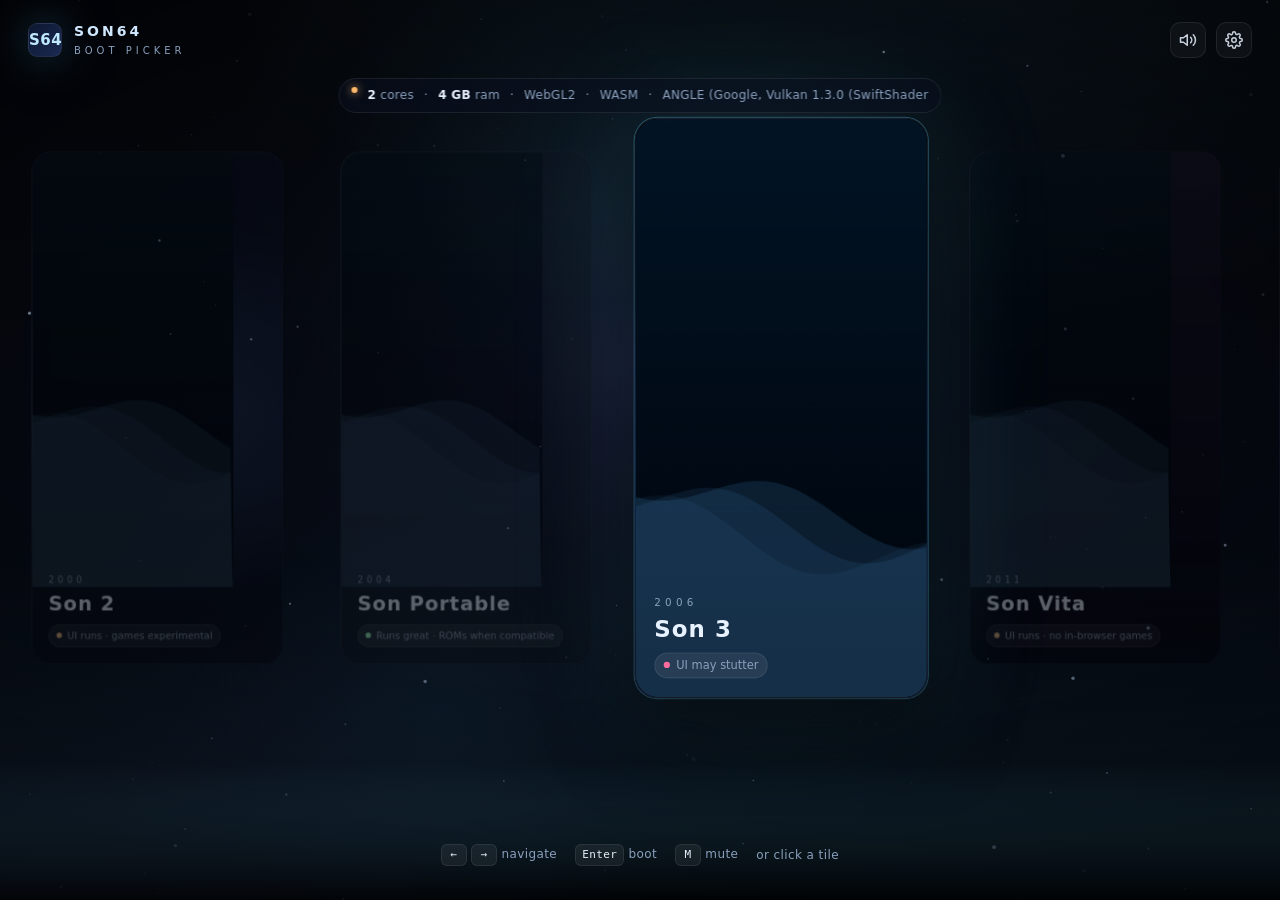
<file: index.html>
<!doctype html>
<html lang="en">
<head>
<meta charset="utf-8">
<meta name="viewport" content="width=device-width,initial-scale=1,viewport-fit=cover">
<title>Son64 — Boot Picker</title>
<meta name="description" content="Pick your generation. Son64 recreates classic console menus in the browser.">
<link rel="icon" href="data:image/svg+xml;utf8,<svg xmlns='http://www.w3.org/2000/svg' viewBox='0 0 64 64'><rect width='64' height='64' rx='14' fill='%230a0e1a'/><text x='50%' y='58%' text-anchor='middle' font-family='system-ui' font-weight='800' font-size='22' fill='%238fd8ff'>S64</text></svg>">
<style>
:root{
  --bg:#05070d; --bg2:#0b1020; --ink:#e8f2ff; --dim:#8aa0bd;
  --accent:#5fd4ff; --accent2:#9b7bff; --warn:#ffb86b; --bad:#ff6b9c; --good:#7dffaf;
  --card:#0e1526; --card2:#121c33; --line:rgba(255,255,255,.08);
  --glow:0 0 40px rgba(95,212,255,.25), 0 0 120px rgba(155,123,255,.15);
  --rail: clamp(220px, 22vw, 320px);
}
*{box-sizing:border-box}
html,body{margin:0;height:100%;background:var(--bg);color:var(--ink);font:400 15px/1.4 "SF Pro Display",system-ui,-apple-system,"Segoe UI",Roboto,sans-serif;overflow:hidden;-webkit-font-smoothing:antialiased}
body{background:
  radial-gradient(1200px 700px at 70% -10%, rgba(95,212,255,.10), transparent 60%),
  radial-gradient(900px 600px at 10% 110%, rgba(155,123,255,.10), transparent 60%),
  linear-gradient(180deg, #05070d 0%, #08101e 100%);
}
canvas#bg{position:fixed;inset:0;z-index:0}
.scrim{position:fixed;inset:0;background:radial-gradient(1200px 600px at 50% 40%, transparent, rgba(0,0,0,.55) 90%);z-index:1;pointer-events:none}

/* Top chrome */
.chrome{position:fixed;inset:0 0 auto 0;z-index:5;display:flex;align-items:center;justify-content:space-between;padding:22px 28px;pointer-events:none}
.chrome > *{pointer-events:auto}
.wordmark{display:flex;align-items:center;gap:12px}
.mono{display:inline-grid;place-items:center;width:34px;height:34px;border-radius:9px;background:linear-gradient(135deg,#0d1730,#1a2a52);border:1px solid var(--line);box-shadow:var(--glow);font-weight:800;color:#bfe9ff;letter-spacing:.5px}
.brand{font-family:"SF Pro Display",system-ui,sans-serif;font-weight:800;letter-spacing:3px;font-size:14px;color:#cfe7ff}
.brand small{display:block;color:var(--dim);font-weight:500;letter-spacing:4px;font-size:10px;margin-top:2px}
.toolbar{display:flex;gap:10px}
.icobtn{background:rgba(255,255,255,.04);border:1px solid var(--line);color:var(--ink);width:36px;height:36px;border-radius:10px;display:grid;place-items:center;cursor:pointer;backdrop-filter:blur(8px);transition:all .18s}
.icobtn:hover{background:rgba(255,255,255,.08);transform:translateY(-1px)}
.icobtn svg{width:18px;height:18px;opacity:.85}

/* Capability banner */
.cap{position:fixed;left:50%;transform:translateX(-50%);top:78px;z-index:4;display:flex;gap:10px;padding:8px 12px;background:rgba(10,16,32,.55);border:1px solid var(--line);border-radius:999px;backdrop-filter:blur(10px);font-size:12px;color:var(--dim);letter-spacing:.3px}
.cap b{color:var(--ink);font-weight:600}
.cap .dot{width:6px;height:6px;border-radius:50%;background:var(--good);box-shadow:0 0 10px var(--good)}
.cap .dot.warn{background:var(--warn);box-shadow:0 0 10px var(--warn)}
.cap .dot.bad{background:var(--bad);box-shadow:0 0 10px var(--bad)}

/* Stage */
.stage{position:fixed;inset:0;z-index:3;display:grid;grid-template-rows:1fr auto;align-items:center}
.carousel{perspective:1600px;height:100%;display:grid;place-items:center;overflow:hidden}
.track{display:flex;gap:28px;padding:0 50vw;transition:transform .6s cubic-bezier(.22,1,.36,1);will-change:transform}
.card{flex:0 0 var(--rail);height:62vh;max-height:560px;border-radius:22px;position:relative;overflow:hidden;background:linear-gradient(180deg,var(--card),var(--card2));border:1px solid var(--line);cursor:pointer;transition:transform .5s cubic-bezier(.22,1,.36,1),box-shadow .35s,opacity .35s,filter .35s;filter:grayscale(.3) brightness(.7);transform-style:preserve-3d;opacity:.55}
.card.active{filter:none;opacity:1;transform:scale(1.04);box-shadow:0 30px 80px rgba(0,0,0,.6), 0 0 0 1px rgba(95,212,255,.35), 0 0 120px rgba(95,212,255,.18)}
.card .art{position:absolute;inset:0;overflow:hidden;border-radius:22px}
.card .meta{position:absolute;left:18px;right:18px;bottom:18px;z-index:2}
.card .era{font-size:10px;letter-spacing:4px;color:var(--dim);text-transform:uppercase}
.card h2{margin:4px 0 6px;font-size:22px;letter-spacing:1px;font-weight:700}
.card .tag{display:inline-flex;align-items:center;gap:6px;font-size:11px;padding:4px 8px;border-radius:999px;background:rgba(255,255,255,.07);border:1px solid var(--line);color:var(--dim)}
.card .tag .dot{width:6px;height:6px;border-radius:50%;background:var(--good)}
.card .tag.warn .dot{background:var(--warn)}
.card .tag.bad .dot{background:var(--bad)}
.card .shine{position:absolute;inset:-2px;background:linear-gradient(135deg,transparent 40%,rgba(255,255,255,.08) 50%,transparent 60%);transform:translateX(-100%);transition:transform 1.2s;pointer-events:none}
.card.active .shine{transform:translateX(100%)}

/* Theme art per console — inline svg overlays */
.art-s1{background:
  radial-gradient(400px 200px at 50% 40%, rgba(120,120,160,.25), transparent 70%),
  linear-gradient(180deg,#171a22,#0a0d14)}
.art-s2{background:
  radial-gradient(500px 300px at 50% 50%, rgba(80,120,220,.35), transparent 70%),
  linear-gradient(180deg,#0a1230,#040a1a)}
.art-sp{background:linear-gradient(180deg,#132033,#0b1522)}
.art-s3{background:
  radial-gradient(600px 300px at 50% 60%, rgba(0,80,160,.4), transparent 70%),
  linear-gradient(180deg,#02070f,#040c1c)}
.art-sv{background:linear-gradient(180deg,#1a1230,#05030f)}
.art-s4{background:
  radial-gradient(500px 280px at 50% 55%, rgba(30,100,220,.35), transparent 70%),
  linear-gradient(180deg,#071327,#030611)}
.art-s5{background:
  radial-gradient(500px 280px at 50% 50%, rgba(40,90,180,.25), transparent 70%),
  linear-gradient(180deg,#05070d,#02030a)}

/* Tiny decorative canvases live inside each card */
.card .fx{position:absolute;inset:0}

/* Hint rail */
.hint{display:flex;gap:18px;align-items:center;justify-content:center;padding:28px 0 34px;color:var(--dim);font-size:12px;letter-spacing:.4px}
.key{display:inline-grid;place-items:center;min-width:26px;height:22px;padding:0 6px;border-radius:6px;background:rgba(255,255,255,.06);border:1px solid var(--line);font-family:"SF Mono",ui-monospace,Menlo,monospace;font-size:11px;color:var(--ink)}

/* Boot overlay */
.boot{position:fixed;inset:0;z-index:9;background:#000;opacity:0;pointer-events:none;transition:opacity .5s;display:grid;place-items:center}
.boot.on{opacity:1;pointer-events:auto}
.boot .load{width:min(620px,86vw);text-align:center;color:#cfe7ff}
.boot .bar{height:2px;background:rgba(255,255,255,.08);border-radius:2px;overflow:hidden;margin-top:18px}
.boot .fill{height:100%;background:linear-gradient(90deg,var(--accent),var(--accent2));width:0%;transition:width .6s cubic-bezier(.4,0,.2,1)}
.boot .label{font-size:11px;letter-spacing:4px;color:var(--dim);text-transform:uppercase;margin-bottom:12px}
.boot h3{margin:0;font-weight:800;letter-spacing:2px;font-size:28px}

@media (max-width:640px){
  :root{--rail: 72vw}
  .card{height:58vh}
  .cap{font-size:11px}
}

/* reduced motion */
@media (prefers-reduced-motion:reduce){
  .track,.card,.shine,.boot,.fill{transition:none !important}
}
</style>
</head>
<body>

<canvas id="bg" aria-hidden="true"></canvas>
<div class="scrim"></div>

<div class="chrome">
  <div class="wordmark">
    <div class="mono">S64</div>
    <div class="brand">SON64<small>BOOT PICKER</small></div>
  </div>
  <div class="toolbar">
    <button class="icobtn" id="muteBtn" title="Toggle sound" aria-pressed="false">
      <svg viewBox="0 0 24 24" fill="none" stroke="currentColor" stroke-width="2" stroke-linecap="round" stroke-linejoin="round"><polygon points="11 5 6 9 2 9 2 15 6 15 11 19 11 5"/><path d="M15.54 8.46a5 5 0 0 1 0 7.07"/><path d="M19.07 4.93a10 10 0 0 1 0 14.14"/></svg>
    </button>
    <a class="icobtn" href="settings/" title="Settings">
      <svg viewBox="0 0 24 24" fill="none" stroke="currentColor" stroke-width="2" stroke-linecap="round" stroke-linejoin="round"><circle cx="12" cy="12" r="3"/><path d="M19.4 15a1.65 1.65 0 0 0 .33 1.82l.06.06a2 2 0 1 1-2.83 2.83l-.06-.06a1.65 1.65 0 0 0-1.82-.33 1.65 1.65 0 0 0-1 1.51V21a2 2 0 1 1-4 0v-.09a1.65 1.65 0 0 0-1-1.51 1.65 1.65 0 0 0-1.82.33l-.06.06a2 2 0 1 1-2.83-2.83l.06-.06a1.65 1.65 0 0 0 .33-1.82 1.65 1.65 0 0 0-1.51-1H3a2 2 0 1 1 0-4h.09a1.65 1.65 0 0 0 1.51-1 1.65 1.65 0 0 0-.33-1.82l-.06-.06a2 2 0 1 1 2.83-2.83l.06.06a1.65 1.65 0 0 0 1.82.33H9a1.65 1.65 0 0 0 1-1.51V3a2 2 0 1 1 4 0v.09a1.65 1.65 0 0 0 1 1.51 1.65 1.65 0 0 0 1.82-.33l.06-.06a2 2 0 1 1 2.83 2.83l-.06.06a1.65 1.65 0 0 0-.33 1.82V9a1.65 1.65 0 0 0 1.51 1H21a2 2 0 1 1 0 4h-.09a1.65 1.65 0 0 0-1.51 1z"/></svg>
    </a>
  </div>
</div>

<div class="cap" id="cap" aria-live="polite">Detecting your system…</div>

<main class="stage">
  <section class="carousel" aria-label="Generation picker">
    <div class="track" id="track"></div>
  </section>
  <div class="hint">
    <span><span class="key">←</span> <span class="key">→</span> navigate</span>
    <span><span class="key">Enter</span> boot</span>
    <span><span class="key">M</span> mute</span>
    <span>or click a tile</span>
  </div>
</main>

<div class="boot" id="boot" aria-hidden="true">
  <div class="load">
    <div class="label" id="bootLabel">Booting…</div>
    <h3 id="bootName">SON</h3>
    <div class="bar"><div class="fill" id="bootFill"></div></div>
  </div>
</div>

<script type="module">
// ============================================================
// Son64 — Boot Picker
// Original, from-scratch visuals and synthesized audio.
// ============================================================

// --- 1) Capability detection -------------------------------
function detectGL(){
  try{
    const c = document.createElement('canvas');
    const gl2 = c.getContext('webgl2');
    const gl  = gl2 || c.getContext('webgl') || c.getContext('experimental-webgl');
    if(!gl) return {ok:false};
    const di = gl.getExtension('WEBGL_debug_renderer_info');
    const renderer = di ? gl.getParameter(di.UNMASKED_RENDERER_WEBGL) : 'unknown';
    const vendor   = di ? gl.getParameter(di.UNMASKED_VENDOR_WEBGL)   : 'unknown';
    return {ok:true, webgl2:!!gl2, renderer, vendor,
      maxTex: gl.getParameter(gl.MAX_TEXTURE_SIZE)};
  }catch(e){ return {ok:false, err:String(e)}; }
}
const caps = {
  cores:   navigator.hardwareConcurrency || 2,
  memory:  navigator.deviceMemory || null,      // GB, Chrome-only
  wasm:    typeof WebAssembly === 'object',
  gl:      detectGL(),
  dpr:     window.devicePixelRatio || 1,
  screen:  { w: screen.width, h: screen.height },
  touch:   matchMedia('(pointer:coarse)').matches,
  reduced: matchMedia('(prefers-reduced-motion:reduce)').matches,
};
window.__son64caps = caps;
localStorage.setItem('son64:caps', JSON.stringify(caps));

// Requirements per console — honest about what the browser can do.
// Running the UI vs running games is tracked separately.
const CONSOLES = [
  {id:'son1', name:'Son 1',          era:'1994',  art:'art-s1', ui:{cores:1,mem:1,gl:true},  game:{status:'playable',     note:'PS1-era ROMs run via WebAssembly core'}},
  {id:'son2', name:'Son 2',          era:'2000',  art:'art-s2', ui:{cores:2,mem:1,gl:true},  game:{status:'experimental', note:'PS2 emulation in-browser is early WASM'}},
  {id:'sonp', name:'Son Portable',   era:'2004',  art:'art-sp', ui:{cores:2,mem:2,gl:true},  game:{status:'partial',      note:'Portable ISOs run via a WASM core when compatible'}},
  {id:'son3', name:'Son 3',          era:'2006',  art:'art-s3', ui:{cores:4,mem:2,gl:true},  game:{status:'ui-only',      note:'PS3 emulation is not viable in a browser'}},
  {id:'sonv', name:'Son Vita',       era:'2011',  art:'art-sv', ui:{cores:2,mem:2,gl:true},  game:{status:'ui-only',      note:'Vita emulation is not viable in a browser'}},
  {id:'son4', name:'Son 4',          era:'2013',  art:'art-s4', ui:{cores:4,mem:4,gl:true},  game:{status:'ui-only',      note:'PS4 emulation is not viable in a browser'}},
  {id:'son5', name:'Son 5',          era:'2020',  art:'art-s5', ui:{cores:6,mem:8,gl:true},  game:{status:'ui-only',      note:'PS5 emulation is not viable in a browser'}},
];
window.__son64consoles = CONSOLES;

function verdictFor(c){
  const ok = (caps.cores >= c.ui.cores)
          && (caps.memory == null || caps.memory >= c.ui.mem)
          && (caps.gl.ok === c.ui.gl);
  if(!ok) return {level:'bad',  text:'UI may stutter'};
  if(c.game.status === 'playable')     return {level:'good', text:'Runs great · ROMs supported'};
  if(c.game.status === 'partial')      return {level:'good', text:'Runs great · ROMs when compatible'};
  if(c.game.status === 'experimental') return {level:'warn', text:'UI runs · games experimental'};
  return {level:'warn', text:'UI runs · no in-browser games'};
}

// --- 2) Capability banner ---------------------------------
const cap = document.getElementById('cap');
{
  const mem = caps.memory ? `${caps.memory} GB` : '?';
  const gpu = caps.gl.ok ? (caps.gl.renderer || 'GPU') : 'no GPU';
  const dot = caps.gl.ok && caps.cores >= 4 ? '' : 'warn';
  cap.innerHTML = `
    <span class="dot ${dot}"></span>
    <span><b>${caps.cores}</b> cores</span>
    <span>·</span><span><b>${mem}</b> ram</span>
    <span>·</span><span>${caps.gl.ok ? (caps.gl.webgl2 ? 'WebGL2' : 'WebGL') : 'no WebGL'}</span>
    <span>·</span><span>${caps.wasm ? 'WASM' : 'no WASM'}</span>
    <span>·</span><span>${gpu.slice(0,40)}</span>`;
}

// --- 3) Background: slow parallax wave field --------------
const bg = document.getElementById('bg');
const bgx = bg.getContext('2d');
let W=0,H=0;
function resize(){
  const dpr = Math.min(caps.dpr, 1.75);
  W = bg.width  = innerWidth  * dpr;
  H = bg.height = innerHeight * dpr;
  bg.style.width = innerWidth+'px';
  bg.style.height = innerHeight+'px';
  bgx.setTransform(dpr,0,0,dpr,0,0);
}
addEventListener('resize', resize); resize();

const stars = Array.from({length: 180}, () => ({
  x: Math.random(), y: Math.random(), z: .4 + Math.random()*.9,
  r: .3 + Math.random()*1.4, p: Math.random()*Math.PI*2
}));
function drawBG(t){
  bgx.clearRect(0,0,innerWidth,innerHeight);
  // nebula wisps
  for(let i=0;i<3;i++){
    const gx = innerWidth * (.3 + .2*Math.sin(t*.00015 + i));
    const gy = innerHeight* (.5 + .3*Math.cos(t*.00012 + i*1.7));
    const g = bgx.createRadialGradient(gx,gy,0, gx,gy, 420);
    const hue = [210, 270, 190][i];
    g.addColorStop(0, `hsla(${hue},80%,60%,.10)`);
    g.addColorStop(1, 'transparent');
    bgx.fillStyle = g;
    bgx.fillRect(0,0,innerWidth,innerHeight);
  }
  // stars
  for(const s of stars){
    const x = s.x*innerWidth, y = s.y*innerHeight;
    const a = .35 + .35*Math.sin(t*.001 + s.p);
    bgx.fillStyle = `rgba(200,220,255,${a*s.z})`;
    bgx.beginPath(); bgx.arc(x,y,s.r*s.z,0,Math.PI*2); bgx.fill();
  }
  // subtle horizon line
  const lg = bgx.createLinearGradient(0,innerHeight*.62,0,innerHeight);
  lg.addColorStop(0,'rgba(95,212,255,.00)');
  lg.addColorStop(.6,'rgba(95,212,255,.06)');
  lg.addColorStop(1,'rgba(0,0,0,.6)');
  bgx.fillStyle = lg;
  bgx.fillRect(0,innerHeight*.62,innerWidth,innerHeight*.38);
}
let last=0;
function loop(t){ drawBG(t); requestAnimationFrame(loop); }
if(!caps.reduced) requestAnimationFrame(loop);
else drawBG(0);

// --- 4) Synthesized audio ---------------------------------
let ACTX=null, muted = localStorage.getItem('son64:muted')==='1';
function ctx(){ if(!ACTX) ACTX = new (window.AudioContext||window.webkitAudioContext)(); if(ACTX.state==='suspended') ACTX.resume(); return ACTX; }
function env(node, {a=.01,d=.2,s=0,r=.1, peak=.2}={}){
  const g = ctx().createGain(); g.gain.value=0;
  node.connect(g); const t=ctx().currentTime;
  g.gain.linearRampToValueAtTime(peak, t+a);
  g.gain.linearRampToValueAtTime(peak*s, t+a+d);
  g.gain.linearRampToValueAtTime(0, t+a+d+r);
  return g;
}
function tone({f=440, type='sine', dur=.15, peak=.18, slide=0}={}){
  if(muted) return;
  const o = ctx().createOscillator();
  o.type=type; o.frequency.value=f;
  if(slide) o.frequency.linearRampToValueAtTime(f+slide, ctx().currentTime+dur);
  const g = env(o, {a:.005,d:dur*.3,s:.3,r:dur*.5,peak});
  g.connect(ctx().destination); o.start();
  o.stop(ctx().currentTime+dur+.1);
}
function tick(){ tone({f:1600,type:'triangle',dur:.06,peak:.07}); }
function confirm(){ tone({f:520,type:'sine',dur:.1,peak:.15,slide:260}); setTimeout(()=>tone({f:880,type:'sine',dur:.22,peak:.15}),60); }
function back(){ tone({f:520,type:'sine',dur:.1,peak:.12,slide:-180}); }
function hover(){ tone({f:900,type:'triangle',dur:.04,peak:.04}); }
function startup(){
  if(muted) return;
  // filtered swell
  const osc = ctx().createOscillator(); osc.type='sawtooth'; osc.frequency.value=80;
  const flt = ctx().createBiquadFilter(); flt.type='lowpass'; flt.frequency.value=200;
  const g   = ctx().createGain(); g.gain.value=0;
  osc.connect(flt).connect(g).connect(ctx().destination);
  const t = ctx().currentTime;
  g.gain.linearRampToValueAtTime(.22, t+1.2);
  g.gain.linearRampToValueAtTime(0, t+3.0);
  flt.frequency.linearRampToValueAtTime(1800, t+2.2);
  osc.frequency.linearRampToValueAtTime(220, t+2.2);
  osc.start(); osc.stop(t+3.1);
  // chime
  setTimeout(()=>{ tone({f:660,type:'sine',dur:.5,peak:.15}); setTimeout(()=>tone({f:990,type:'sine',dur:.9,peak:.12}),120); }, 900);
}

// mute button
const muteBtn = document.getElementById('muteBtn');
function paintMute(){ muteBtn.setAttribute('aria-pressed', muted?'true':'false'); muteBtn.style.opacity = muted?.5:1; }
paintMute();
muteBtn.addEventListener('click', ()=>{ muted = !muted; localStorage.setItem('son64:muted', muted?'1':'0'); paintMute(); if(!muted) tick(); });
addEventListener('keydown', e=>{ if(e.key==='m'||e.key==='M') muteBtn.click(); });

// --- 5) Card art — tiny animated canvases per console -----
const painters = {
  // PS1-era: CRT scanlines, neon grid vanish
  art_s1(cnv,w,h,t){
    const x=cnv.getContext('2d'); x.clearRect(0,0,w,h);
    x.fillStyle='#0b0e16'; x.fillRect(0,0,w,h);
    // grid
    x.strokeStyle='rgba(120,220,255,.18)'; x.lineWidth=1;
    const hz = h*.62;
    for(let i=0;i<10;i++){ const y = hz + (h-hz)*(i/9)**1.6; x.beginPath(); x.moveTo(0,y); x.lineTo(w,y); x.stroke(); }
    for(let i=-6;i<=6;i++){ x.beginPath(); x.moveTo(w/2,hz); x.lineTo(w/2 + i*(w/3), h); x.stroke(); }
    // sun
    const g=x.createLinearGradient(0,hz-80,0,hz+20); g.addColorStop(0,'#ff4fa3'); g.addColorStop(1,'#ffcf69');
    x.fillStyle=g; x.beginPath(); x.arc(w/2, hz-30, 56, 0, Math.PI*2); x.fill();
    // scanlines
    x.fillStyle='rgba(0,0,0,.18)'; for(let y=0;y<h;y+=3) x.fillRect(0,y,w,1);
  },
  // PS2-era: floating cubes in blue void
  art_s2(cnv,w,h,t){
    const x=cnv.getContext('2d'); x.clearRect(0,0,w,h);
    const g=x.createRadialGradient(w/2,h*.6,20,w/2,h*.6,Math.max(w,h));
    g.addColorStop(0,'#1a3c8c'); g.addColorStop(1,'#030820'); x.fillStyle=g; x.fillRect(0,0,w,h);
    for(let i=0;i<14;i++){
      const px = (i*83)%w, py = (h*.3 + ((i*131 + t*.04)%h));
      const s = 10 + (i%4)*6;
      x.save(); x.translate(px, py); x.rotate((t*.0004)+(i*.6));
      x.strokeStyle='rgba(180,220,255,.5)'; x.lineWidth=1.5;
      x.strokeRect(-s/2,-s/2,s,s);
      x.strokeRect(-s/2+3,-s/2+3,s,s);
      x.beginPath(); x.moveTo(-s/2,-s/2); x.lineTo(-s/2+3,-s/2+3);
      x.moveTo(s/2,-s/2); x.lineTo(s/2+3,-s/2+3);
      x.moveTo(s/2,s/2); x.lineTo(s/2+3,s/2+3);
      x.moveTo(-s/2,s/2); x.lineTo(-s/2+3,s/2+3);
      x.stroke(); x.restore();
    }
  },
  // Portable: vertical shimmer bars
  art_sp(cnv,w,h,t){
    const x=cnv.getContext('2d'); x.clearRect(0,0,w,h);
    x.fillStyle='#0e1a2b'; x.fillRect(0,0,w,h);
    for(let i=0;i<40;i++){
      const px = (i/40)*w;
      const a = .05 + .25*Math.abs(Math.sin(t*.0008 + i*.35));
      x.fillStyle = `rgba(140,220,255,${a})`;
      x.fillRect(px, 0, w/40*.7, h);
    }
  },
  // PS3-era: the big wave
  art_s3(cnv,w,h,t){
    const x=cnv.getContext('2d'); x.clearRect(0,0,w,h);
    const g=x.createLinearGradient(0,0,0,h); g.addColorStop(0,'#021425'); g.addColorStop(1,'#000208');
    x.fillStyle=g; x.fillRect(0,0,w,h);
    for(let layer=0; layer<3; layer++){
      x.beginPath();
      for(let px=0; px<=w; px+=6){
        const y = h*.6 + Math.sin(px*.025 + t*.0009 + layer*1.2)*22 + Math.sin(px*.008 - t*.0005)*30 + layer*18;
        if(px===0) x.moveTo(px,y); else x.lineTo(px,y);
      }
      x.lineTo(w,h); x.lineTo(0,h); x.closePath();
      x.fillStyle = `rgba(80,160,230,${.14 - layer*.04})`;
      x.fill();
    }
  },
  // Vita: bubble field
  art_sv(cnv,w,h,t){
    const x=cnv.getContext('2d'); x.clearRect(0,0,w,h);
    const g=x.createLinearGradient(0,0,0,h); g.addColorStop(0,'#1a0d3a'); g.addColorStop(1,'#060214');
    x.fillStyle=g; x.fillRect(0,0,w,h);
    const colors=['#ff6cc1','#ffd36b','#6bd1ff','#b0ff8b','#c38bff'];
    for(let i=0;i<10;i++){
      const px = (i*61 + t*.02)%w;
      const py = h*.5 + Math.sin(t*.0007 + i)*h*.15;
      const r  = 16 + (i%3)*6;
      x.fillStyle = colors[i%colors.length] + '66';
      x.beginPath(); x.arc(px,py,r,0,Math.PI*2); x.fill();
      x.strokeStyle='rgba(255,255,255,.4)'; x.stroke();
    }
  },
  // PS4-era: cool blue sweep
  art_s4(cnv,w,h,t){
    const x=cnv.getContext('2d'); x.clearRect(0,0,w,h);
    const g=x.createLinearGradient(0,0,w,h);
    const k = (Math.sin(t*.0004)+1)/2;
    g.addColorStop(0, `rgba(10,30,70,1)`);
    g.addColorStop(.5, `rgba(${30+k*30},${80+k*40},${200-k*40},1)`);
    g.addColorStop(1, `rgba(2,6,16,1)`);
    x.fillStyle=g; x.fillRect(0,0,w,h);
    // thin bars
    x.strokeStyle='rgba(255,255,255,.07)'; x.lineWidth=1;
    for(let i=0;i<20;i++){ x.beginPath(); x.moveTo((i/20)*w + t*.02%w, 0); x.lineTo((i/20)*w - 60 + t*.02%w, h); x.stroke(); }
  },
  // PS5-era: dark particle sheen
  art_s5(cnv,w,h,t){
    const x=cnv.getContext('2d'); x.clearRect(0,0,w,h);
    const g=x.createRadialGradient(w*.5,h*.5,40,w*.5,h*.5,Math.max(w,h));
    g.addColorStop(0,'#0a1230'); g.addColorStop(1,'#000106'); x.fillStyle=g; x.fillRect(0,0,w,h);
    for(let i=0;i<80;i++){
      const a = .1 + .5*Math.abs(Math.sin(t*.001 + i));
      const r = .4 + Math.abs(Math.sin(i*1.3))*1.6;
      const px = ((i*47 + t*.03)%w);
      const py = ((i*113 - t*.02)%h + h)%h;
      x.fillStyle=`rgba(180,220,255,${a})`;
      x.beginPath(); x.arc(px,py,r,0,Math.PI*2); x.fill();
    }
    // slow sheen band
    const sw = w*.25, sx = ((t*.05)%(w+sw*2))-sw;
    const sg = x.createLinearGradient(sx,0,sx+sw,0);
    sg.addColorStop(0,'transparent'); sg.addColorStop(.5,'rgba(255,255,255,.05)'); sg.addColorStop(1,'transparent');
    x.fillStyle=sg; x.fillRect(sx,0,sw,h);
  },
};

// --- 6) Build cards ---------------------------------------
const track = document.getElementById('track');
const cards = CONSOLES.map((c, i) => {
  const v = verdictFor(c);
  const el = document.createElement('article');
  el.className = 'card ' + c.art;
  el.dataset.id = c.id;
  el.innerHTML = `
    <div class="art ${c.art}"><canvas class="fx" aria-hidden="true"></canvas></div>
    <div class="meta">
      <div class="era">${c.era}</div>
      <h2>${c.name}</h2>
      <span class="tag ${v.level==='good'?'':v.level==='warn'?'warn':'bad'}"><span class="dot"></span>${v.text}</span>
    </div>
    <div class="shine"></div>`;
  track.appendChild(el);
  return el;
});

// Paint card canvases
const paintJobs = cards.map(el => {
  const art = el.querySelector('.fx');
  const painter = painters['art_' + el.dataset.id.slice(3)] || painters.art_s3;
  return { el, art, painter };
});
function resizeCards(){
  for(const {el, art} of paintJobs){
    const r = el.getBoundingClientRect();
    const dpr = Math.min(caps.dpr, 1.5);
    art.width  = Math.max(1, r.width*dpr);
    art.height = Math.max(1, r.height*dpr);
    art.style.width=r.width+'px'; art.style.height=r.height+'px';
    art.getContext('2d').setTransform(dpr,0,0,dpr,0,0);
  }
}
new ResizeObserver(resizeCards).observe(track);
setTimeout(resizeCards, 10);
function paintCards(t){
  for(const j of paintJobs){
    const r = j.art.getBoundingClientRect();
    j.painter(j.art, r.width, r.height, t);
  }
  requestAnimationFrame(paintCards);
}
if(!caps.reduced) requestAnimationFrame(paintCards);
else setTimeout(()=>paintCards(0), 50);

// --- 7) Carousel logic ------------------------------------
let idx = CONSOLES.findIndex(c => c.id === (localStorage.getItem('son64:last') || 'son3'));
if(idx<0) idx = 3;
function layout(){
  const rail = cards[0].getBoundingClientRect().width + 28;
  const centerShift = innerWidth/2 - rail/2;
  track.style.transform = `translateX(${centerShift - idx*rail - 50*0}px) translateX(-50vw)`;
  // Keeping the padding: carousel already padded by 50vw so simpler:
  track.style.transform = `translateX(${-idx*rail}px)`;
  cards.forEach((el,i)=>{
    el.classList.toggle('active', i===idx);
    const d = i - idx;
    el.style.transform = i===idx ? 'scale(1.04) rotateY(0deg)' : `rotateY(${d>0?-14:14}deg) scale(.92) translateZ(-20px)`;
    el.style.zIndex = 10 - Math.abs(d);
  });
}
addEventListener('resize', layout);
setTimeout(layout, 30);

function move(d){
  const next = Math.max(0, Math.min(CONSOLES.length-1, idx+d));
  if(next===idx) return;
  idx = next; layout(); tick();
}
cards.forEach((el,i)=>{
  el.addEventListener('mouseenter', ()=>{ if(i!==idx){ idx=i; layout(); hover(); } });
  el.addEventListener('click', ()=>{ if(i===idx) boot(CONSOLES[idx]); else { idx=i; layout(); tick(); } });
});
addEventListener('keydown', e=>{
  if(e.key==='ArrowRight') move(+1);
  else if(e.key==='ArrowLeft') move(-1);
  else if(e.key==='Enter' || e.key===' ') boot(CONSOLES[idx]);
});
// swipe
let tx=0, down=false;
addEventListener('pointerdown', e=>{ if(e.target.closest('.icobtn,a,button'))return; down=true; tx=e.clientX; });
addEventListener('pointerup',   e=>{ if(!down)return; down=false; const dx=e.clientX-tx; if(Math.abs(dx)>40) move(dx<0?+1:-1); });

// --- 8) Boot transition -----------------------------------
const bootEl = document.getElementById('boot');
const bootFill = document.getElementById('bootFill');
const bootName = document.getElementById('bootName');
const bootLabel= document.getElementById('bootLabel');
function boot(c){
  localStorage.setItem('son64:last', c.id);
  confirm();
  bootName.textContent = c.name.toUpperCase();
  bootLabel.textContent = 'Preparing ' + c.name;
  bootEl.classList.add('on');
  requestAnimationFrame(()=>bootFill.style.width='100%');
  startup();
  setTimeout(()=>{ location.href = `consoles/${c.id}/`; }, 1750);
}

// First gesture unlocks audio in most browsers.
addEventListener('pointerdown', ()=>ctx(), {once:true});
addEventListener('keydown',     ()=>ctx(), {once:true});
</script>
</body>
</html>
</file>
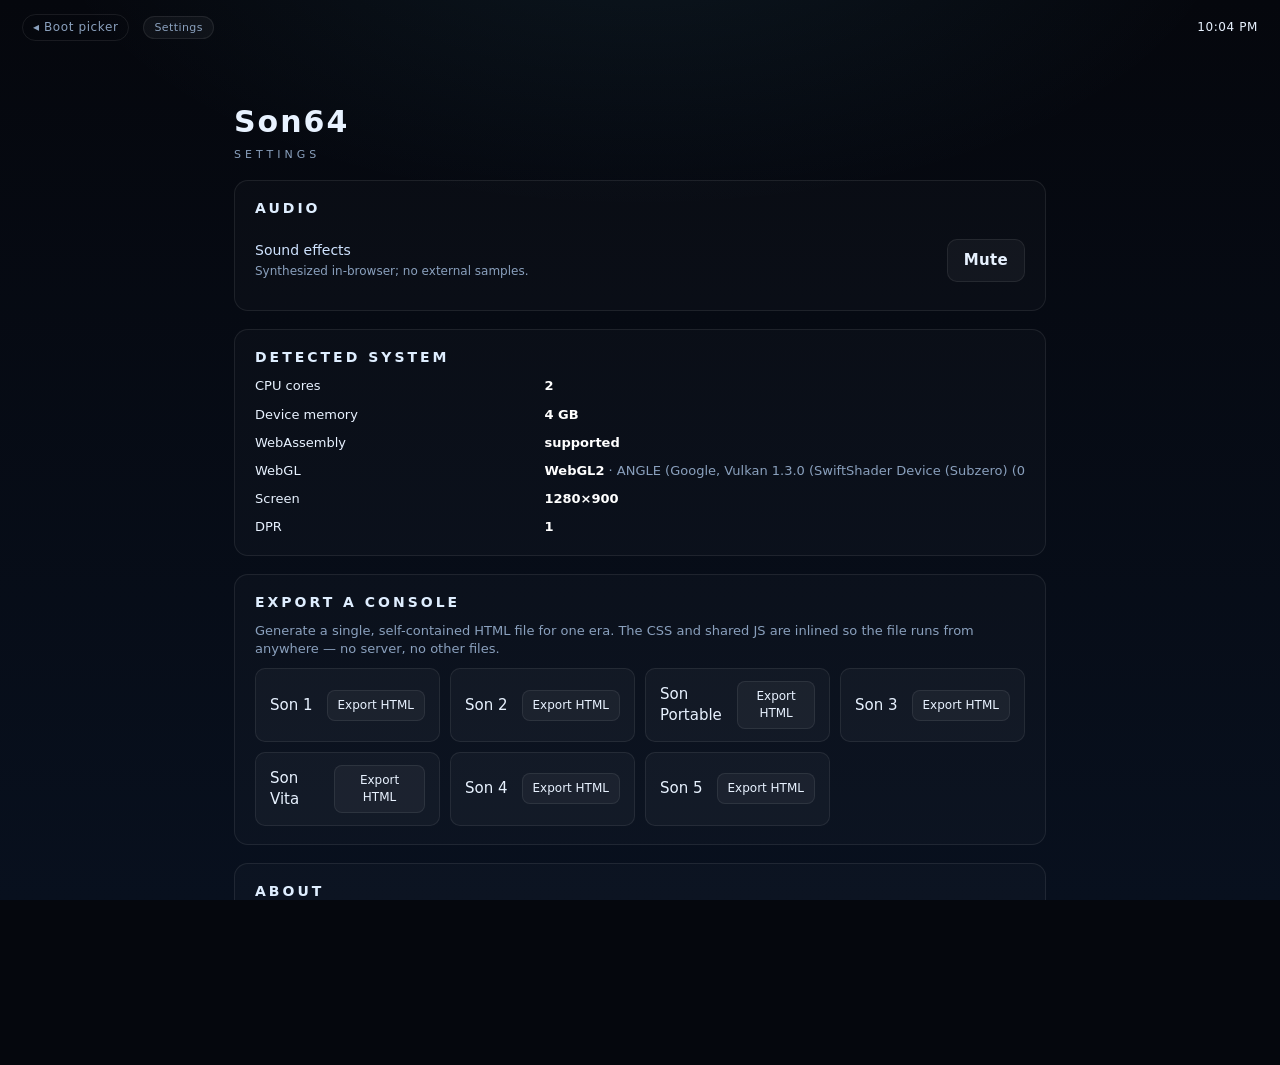
<file: settings/index.html>
<!doctype html>
<html lang="en">
<head>
<meta charset="utf-8">
<meta name="viewport" content="width=device-width,initial-scale=1">
<title>Son64 — Settings</title>
<link rel="stylesheet" href="../css/console.css">
<style>
body{overflow:auto;background:
  radial-gradient(1000px 500px at 50% -10%, rgba(95,212,255,.08), transparent 60%),
  linear-gradient(180deg,#05070d,#08101e)}
.wrap{max-width:860px;margin:0 auto;padding:30px 24px 80px}
h1{font-weight:800;letter-spacing:2px;margin:16px 0 4px}
h1 small{display:block;color:var(--dim);font-weight:500;letter-spacing:4px;font-size:11px;margin-top:4px;text-transform:uppercase}
section{background:rgba(255,255,255,.02);border:1px solid var(--line);border-radius:14px;padding:18px 20px;margin:18px 0}
section h2{margin:0 0 10px;font-size:14px;letter-spacing:3px;color:#dfeeff;text-transform:uppercase}
.row{display:flex;justify-content:space-between;align-items:center;gap:14px;padding:10px 0;border-bottom:1px dashed var(--line)}
.row:last-child{border-bottom:0}
.row .l{color:#cfe3ff;font-size:14px}
.row .d{color:var(--dim);font-size:12px;margin-top:2px}
.consoles{display:grid;grid-template-columns:repeat(auto-fit,minmax(170px,1fr));gap:10px;margin-top:10px}
.cbox{display:flex;justify-content:space-between;align-items:center;gap:8px;padding:12px 14px;background:rgba(255,255,255,.03);border:1px solid var(--line);border-radius:10px}
.cbox button{padding:6px 10px;border:1px solid var(--line);border-radius:8px;background:rgba(255,255,255,.04);color:var(--ink);font-size:12px;cursor:pointer}
.cbox button:hover{background:rgba(255,255,255,.08)}
.kv{display:grid;grid-template-columns:1fr auto;gap:10px;font-size:13px}
.kv b{color:#fff;font-weight:600}
.kv span{color:var(--dim)}
#status{position:fixed;left:50%;bottom:20px;transform:translateX(-50%)}
</style>
</head>
<body>
<div class="top-hud">
  <div class="left"><a href="../" class="back-link">◂ Boot picker</a><span class="pill">Settings</span></div>
  <div class="right"><span class="hud-time" id="clock">--:--</span></div>
</div>

<div class="wrap">
  <h1>Son64<small>Settings</small></h1>

  <section>
    <h2>Audio</h2>
    <div class="row"><div><div class="l">Sound effects</div><div class="d">Synthesized in-browser; no external samples.</div></div>
      <button class="btn" id="muteBtn">—</button>
    </div>
  </section>

  <section>
    <h2>Detected system</h2>
    <div class="kv" id="caps"></div>
  </section>

  <section>
    <h2>Export a console</h2>
    <p style="color:var(--dim);margin:0 0 6px;font-size:13px">Generate a single, self-contained HTML file for one era. The CSS and shared JS are inlined so the file runs from anywhere — no server, no other files.</p>
    <div class="consoles" id="exports"></div>
  </section>

  <section>
    <h2>About</h2>
    <div class="kv">
      <div><b>Son64</b><br><span>PlayStation-era-inspired boot picker · entirely original visuals and synthesized audio.</span></div>
      <span>v0.1</span>
    </div>
  </section>
</div>

<div id="status" class="toast">Exported</div>

<script type="module">
import { audio, clock, capability, toast } from '../js/shared.js';
clock(document.getElementById('clock'));

// Mute toggle
const mb = document.getElementById('muteBtn');
function paintMute(){ mb.textContent = audio.muted ? 'Unmute' : 'Mute'; }
paintMute();
mb.addEventListener('click', ()=>{ audio.toggle(); paintMute(); audio.tick(); });

// Caps
const c = capability();
document.getElementById('caps').innerHTML = `
  <div>CPU cores</div><span><b>${c.cores||'?'}</b></span>
  <div>Device memory</div><span>${c.memory?`<b>${c.memory} GB</b>`:'<b>unknown</b> <small>(Chrome exposes this)</small>'}</span>
  <div>WebAssembly</div><span>${c.wasm?'<b>supported</b>':'<b>missing</b>'}</span>
  <div>WebGL</div><span>${c.gl&&c.gl.ok?`<b>${c.gl.webgl2?'WebGL2':'WebGL'}</b> · ${(c.gl.renderer||'').slice(0,60)}`:'<b>unavailable</b>'}</span>
  <div>Screen</div><span>${c.screen?`<b>${c.screen.w}×${c.screen.h}</b>`:'?'}</span>
  <div>DPR</div><span><b>${c.dpr||1}</b></span>
`;

// Exports
const CONSOLES = [
  {id:'son1', name:'Son 1'},
  {id:'son2', name:'Son 2'},
  {id:'sonp', name:'Son Portable'},
  {id:'son3', name:'Son 3'},
  {id:'sonv', name:'Son Vita'},
  {id:'son4', name:'Son 4'},
  {id:'son5', name:'Son 5'},
];
const box = document.getElementById('exports');
box.innerHTML = CONSOLES.map(c=>`
  <div class="cbox"><div>${c.name}</div><button data-id="${c.id}">Export HTML</button></div>
`).join('');

box.querySelectorAll('button').forEach(b => b.addEventListener('click', async e => {
  const id = b.dataset.id;
  b.disabled = true; b.textContent = 'Preparing…';
  try{
    const [html, css, js] = await Promise.all([
      fetch(`../consoles/${id}/index.html`).then(r=>r.text()),
      fetch(`../css/console.css`).then(r=>r.text()),
      fetch(`../js/shared.js`).then(r=>r.text()),
    ]);
    const bundled = bundleStandalone(html, css, js);
    const blob = new Blob([bundled], {type:'text/html'});
    const a = document.createElement('a');
    a.href = URL.createObjectURL(blob); a.download = `Son64-${id}.html`;
    document.body.appendChild(a); a.click(); a.remove();
    URL.revokeObjectURL(a.href);
    audio.confirm();
    toast(`Exported Son64-${id}.html`);
  }catch(err){
    audio.error(); toast('Export failed: ' + err.message, 2600);
  }finally{
    b.disabled=false; b.textContent='Export HTML';
  }
}));

function bundleStandalone(html, css, js){
  // 1) inline <link rel="stylesheet" href="../../css/console.css">
  html = html.replace(/<link[^>]+href=["'][^"']*console\.css["'][^>]*>/i,
    `<style>\n${css}\n</style>`);
  // 2) rewrite import './shared.js' paths — fold into a bare module <script>
  //    strategy: inline shared.js as a classic <script> that exposes globals,
  //    then rewrite the module's `import { ... } from '../../js/shared.js'` to use globals.
  const sharedScript = toClassicScript(js);
  // Replace the module script in the page: convert imports to const-bindings to window.__Son
  html = html.replace(/<script\s+type=["']module["']>([\s\S]*?)<\/script>/i, (m, body) => {
    // Rewrite: import { a, b } from '../../js/shared.js';
    body = body.replace(/import\s*\{([^}]+)\}\s*from\s*['"][^'"]*shared\.js['"]\s*;?/g,
      (mm, names) => {
        const list = names.split(',').map(s=>s.trim()).filter(Boolean);
        return `const { ${list.join(', ')} } = window.__Son;`;
      });
    return `<script>\n${body}\n<\/script>`;
  });
  // 3) inject sharedScript before the first </body>
  html = html.replace(/<\/body>/i, `<script>${sharedScript}<\/script></body>`);
  // 4) remove the relative back-links so the standalone file still navigates reasonably.
  //    We leave "../../" alone but turn the back arrow into about:blank.
  html = html.replace(/href="\.\.\/\.\.\/"\s+class="back-link"/,
    'href="javascript:history.back()" class="back-link"');
  // 5) Comment on provenance
  const banner = `\n<!-- Son64 export · ${new Date().toISOString()} · single-file standalone build. All visuals and audio are original. -->\n`;
  html = html.replace(/<head>/i, '<head>' + banner);
  return html;
}

function toClassicScript(js){
  // Convert ESM exports to a global bundle: window.__Son
  // We do a very targeted transform tuned to our own shared.js:
  //  - remove `export ` keywords
  //  - drop `export` object spread
  //  - append a window.__Son map at the end
  let out = js
    .replace(/^\s*export\s+const\s+/gm, 'const ')
    .replace(/^\s*export\s+function\s+/gm, 'function ')
    .replace(/^\s*export\s+\{[^}]+\}\s*;?/gm, '');
  // Collect exported names statically (from the original file)
  const names = new Set();
  for(const m of js.matchAll(/export\s+const\s+(\w+)/g)) names.add(m[1]);
  for(const m of js.matchAll(/export\s+function\s+(\w+)/g)) names.add(m[1]);
  const list = [...names].join(', ');
  out += `\nwindow.__Son = { ${list} };\n`;
  return out;
}
</script>
</body>
</html>
</file>
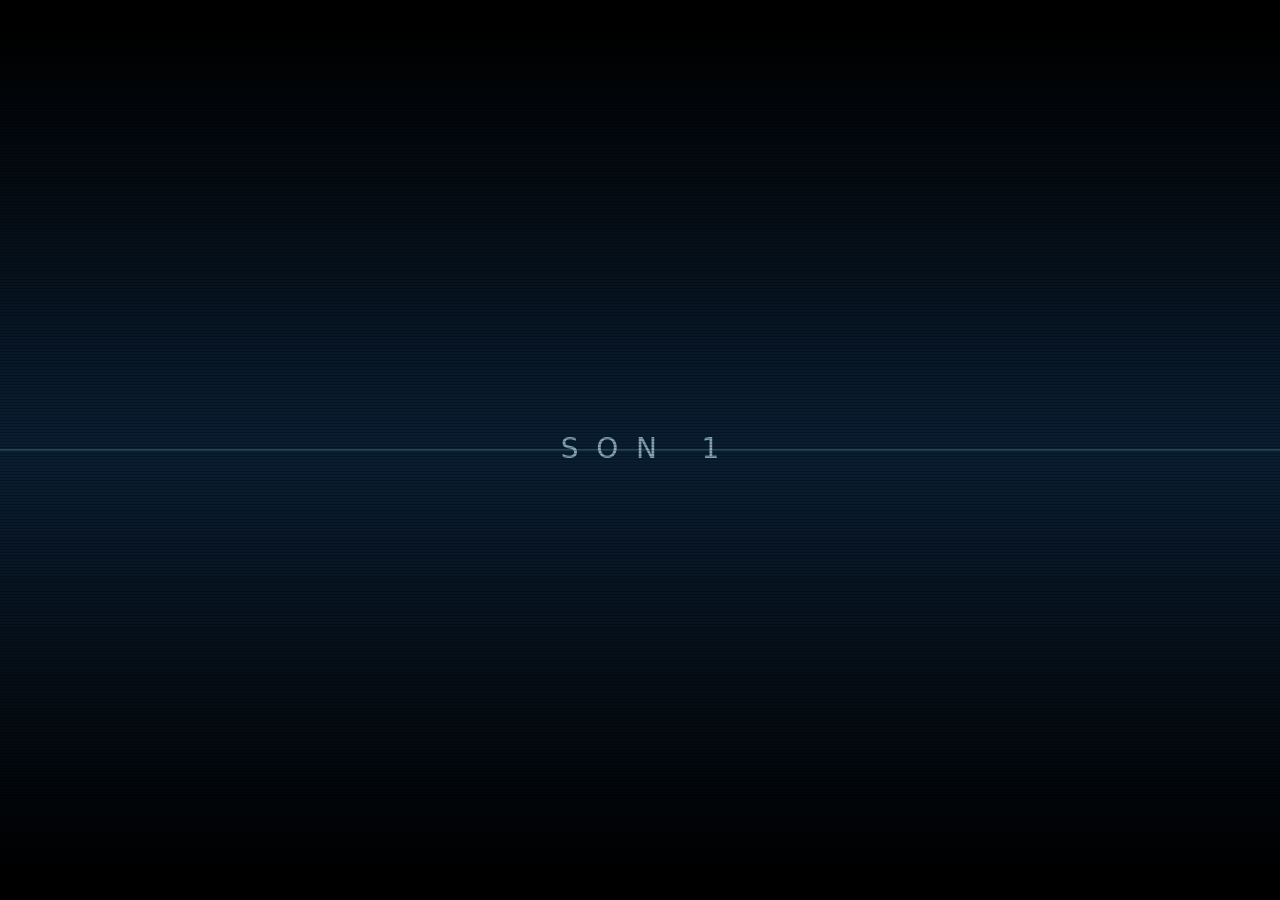
<file: consoles/son1/index.html>
<!doctype html>
<html lang="en">
<head>
<meta charset="utf-8">
<meta name="viewport" content="width=device-width,initial-scale=1">
<title>Son 1 — Memory Browser</title>
<link rel="stylesheet" href="../../css/console.css">
<style>
body{background:#000}
.crt{position:fixed;inset:0;z-index:0;background:
  radial-gradient(1200px 700px at 50% 60%, #15202c 0%, #000 70%);
}
.s1-title{position:fixed;left:50%;top:38px;transform:translateX(-50%);z-index:3;color:#c7e6ff;letter-spacing:12px;font-weight:300;font-size:14px}
.s1-wrap{position:fixed;inset:0;z-index:2;display:grid;grid-template-rows:auto 1fr auto;padding:70px 6vw 40px}
.s1-tabs{display:flex;gap:40px;justify-content:center;color:#7d93a8;letter-spacing:6px;font-size:13px;padding-top:28px}
.s1-tabs .t{padding:8px 24px;border-bottom:2px solid transparent;cursor:pointer;transition:all .2s;text-transform:uppercase}
.s1-tabs .t.sel{color:#fff;border-color:#8fd8ff;text-shadow:0 0 12px #5fd4ff}
.s1-cards{display:grid;grid-template-columns:repeat(auto-fit,minmax(170px,1fr));gap:14px;align-content:start;align-items:start;padding:28px 0;overflow-y:auto}
.s1-card{aspect-ratio:1;border:1px solid rgba(143,216,255,.25);background:linear-gradient(145deg,#0f1d2b,#071118);padding:16px;display:flex;flex-direction:column;justify-content:space-between;color:#bfdcf1;cursor:pointer;transition:all .18s;position:relative;overflow:hidden}
.s1-card:hover,.s1-card.sel{border-color:#8fd8ff;background:linear-gradient(145deg,#15304a,#0a1826);box-shadow:0 0 30px rgba(95,212,255,.25) inset}
.s1-card .ic{width:36px;height:36px;border:1px solid rgba(255,255,255,.3);display:grid;place-items:center;color:#8fd8ff;font-size:14px;letter-spacing:1px}
.s1-card .nm{font-size:13px;letter-spacing:2px;text-transform:uppercase}
.s1-card .sz{font-size:10px;color:#6e8aa0;letter-spacing:1px}
.s1-footer{color:#6e8aa0;font-size:11px;letter-spacing:2px;text-align:center;text-transform:uppercase}
.scanlines{position:fixed;inset:0;z-index:4;pointer-events:none;background:repeating-linear-gradient(to bottom,rgba(0,0,0,0) 0px,rgba(0,0,0,0) 2px,rgba(0,0,0,.18) 3px);mix-blend-mode:multiply}
.vignette{position:fixed;inset:0;z-index:5;pointer-events:none;box-shadow:inset 0 0 180px #000}
</style>
</head>
<body>
<canvas class="console-bg" id="bg"></canvas>
<div class="crt"></div>
<div class="scanlines"></div>
<div class="vignette"></div>

<div class="top-hud">
  <div class="left"><a href="../../" class="back-link">◂ Boot picker</a><span class="pill">Son 1</span></div>
  <div class="right"><span class="hud-time" id="clock">--:--</span></div>
</div>

<div class="s1-title">S &nbsp; O &nbsp; N &nbsp; &nbsp; 1</div>

<main class="s1-wrap">
  <nav class="s1-tabs" id="tabs">
    <div class="t sel" data-k="disc">Disc</div>
    <div class="t"      data-k="memcard">Memory Card</div>
    <div class="t"      data-k="cd">CD Player</div>
    <div class="t"      data-k="config">Config</div>
  </nav>
  <section class="s1-cards" id="grid"></section>
  <footer class="s1-footer" id="hint">◂ ▸ select tab &nbsp;·&nbsp; ↑ ↓ ← → cards &nbsp;·&nbsp; enter · load &nbsp;·&nbsp; esc · back</footer>
</main>

<div class="modal" id="rom">
  <div class="box">
    <h3>Load Disc</h3>
    <p>Son 1-era discs run in a WebAssembly core. Drop a <b>.bin/.cue</b> or <b>.iso</b>, or pick a file.</p>
    <div class="rom-drop" id="drop">Drag a file here or click to choose</div>
    <div style="font-size:12px;color:var(--dim);margin-top:8px">Nothing is uploaded; the file stays in your browser's memory.</div>
    <div class="row">
      <button class="btn" data-x>Cancel</button>
      <button class="btn primary" id="boot" disabled>Boot</button>
    </div>
  </div>
</div>

<script type="module">
import { audio, clock, toast, pickFile } from '../../js/shared.js';
import { playIfFresh, styles } from '../../js/bootseq.js';
clock(document.getElementById('clock'));
playIfFresh('son1', styles.son1);

const items = {
  disc:    [{nm:'LOAD DISC',sz:'INSERT'},{nm:'DISC INFO',sz:'—'}],
  memcard: Array.from({length:15},(_,i)=>({nm:`SLOT ${String(i+1).padStart(2,'0')}`, sz: i<3?`BLOCK ${i+1}`:'EMPTY'})),
  cd:      [{nm:'PLAY',sz:''},{nm:'STOP',sz:''},{nm:'SHUFFLE',sz:''},{nm:'REPEAT',sz:''}],
  config:  [{nm:'SOUND',sz:'STEREO'},{nm:'SCREEN',sz:'4:3'},{nm:'LANGUAGE',sz:'ENG'},{nm:'ABOUT',sz:'v0.1'}]
};
let tab='disc', idx=0;
const grid = document.getElementById('grid');
function render(){
  grid.innerHTML = items[tab].map((it,i)=>`
    <div class="s1-card ${i===idx?'sel':''}" data-i="${i}">
      <div class="ic">■</div>
      <div><div class="nm">${it.nm}</div><div class="sz">${it.sz}</div></div>
    </div>`).join('');
  grid.querySelectorAll('.s1-card').forEach(el=>{
    el.addEventListener('mouseenter', ()=>{ idx=+el.dataset.i; paintSel(); audio.hover(); });
    el.addEventListener('click', ()=>act());
  });
}
function paintSel(){ grid.querySelectorAll('.s1-card').forEach((el,i)=>el.classList.toggle('sel', i===idx)); }
const tabs = document.querySelectorAll('.t');
tabs.forEach(t=>t.addEventListener('click', ()=>{ tab=t.dataset.k; idx=0; tabs.forEach(x=>x.classList.toggle('sel',x===t)); render(); audio.tick(); }));
addEventListener('keydown', e=>{
  const n = items[tab].length;
  if(e.key==='ArrowRight'){ idx=(idx+1)%n; audio.tick(); paintSel(); }
  if(e.key==='ArrowLeft'){ idx=(idx-1+n)%n; audio.tick(); paintSel(); }
  if(e.key==='ArrowDown'){ idx=Math.min(n-1,idx+3); audio.tick(); paintSel(); }
  if(e.key==='ArrowUp'){ idx=Math.max(0,idx-3); audio.tick(); paintSel(); }
  if(e.key==='Enter'){ act(); }
  if(e.key==='Escape'){ history.back(); }
});
function act(){
  audio.confirm();
  if(tab==='disc' && idx===0){ openRom(); return; }
  if(tab==='config' && items.config[idx].nm==='ABOUT'){ toast('Son 1 · CRT shell · 2026'); return; }
  toast(items[tab][idx].nm + ' · selected');
}
render();

// ROM modal
const modal = document.getElementById('rom');
const drop  = document.getElementById('drop');
const bootBtn = document.getElementById('boot');
let picked = null;
function openRom(){ modal.classList.add('on'); }
modal.querySelector('[data-x]').addEventListener('click', ()=>{ modal.classList.remove('on'); picked=null; bootBtn.disabled=true; drop.textContent='Drag a file here or click to choose'; });
drop.addEventListener('click', async ()=>{ const f = await pickFile('.iso,.bin,.cue,.img,.zip'); if(f) use(f); });
drop.addEventListener('dragover', e=>{ e.preventDefault(); drop.classList.add('hot'); });
drop.addEventListener('dragleave', ()=>drop.classList.remove('hot'));
drop.addEventListener('drop', e=>{ e.preventDefault(); drop.classList.remove('hot'); if(e.dataTransfer.files[0]) use(e.dataTransfer.files[0]); });
function use(f){ picked=f; drop.textContent = `${f.name} · ${(f.size/1024/1024).toFixed(1)} MB`; bootBtn.disabled=false; }
bootBtn.addEventListener('click', ()=>{
  audio.confirm();
  modal.classList.remove('on');
  toast(`Loading ${picked.name} · WASM core (demo shell)`);
  // Real emulator wiring would decode the file and hand buffers to a WASM core here.
  // This shell confirms the pipeline without shipping a copyrighted BIOS.
});

// CRT backdrop + ambient scan
const bg = document.getElementById('bg');
const ctx = bg.getContext('2d');
function resize(){ bg.width=innerWidth; bg.height=innerHeight; }
addEventListener('resize', resize); resize();
let t=0;
function loop(){
  t++;
  ctx.clearRect(0,0,bg.width,bg.height);
  // horizontal roll bar
  const y = (t*2)%bg.height;
  const g = ctx.createLinearGradient(0,y-80,0,y+80);
  g.addColorStop(0,'transparent'); g.addColorStop(.5,'rgba(255,255,255,.035)'); g.addColorStop(1,'transparent');
  ctx.fillStyle=g; ctx.fillRect(0,y-80,bg.width,160);
  requestAnimationFrame(loop);
}
loop();
</script>
</body>
</html>
</file>
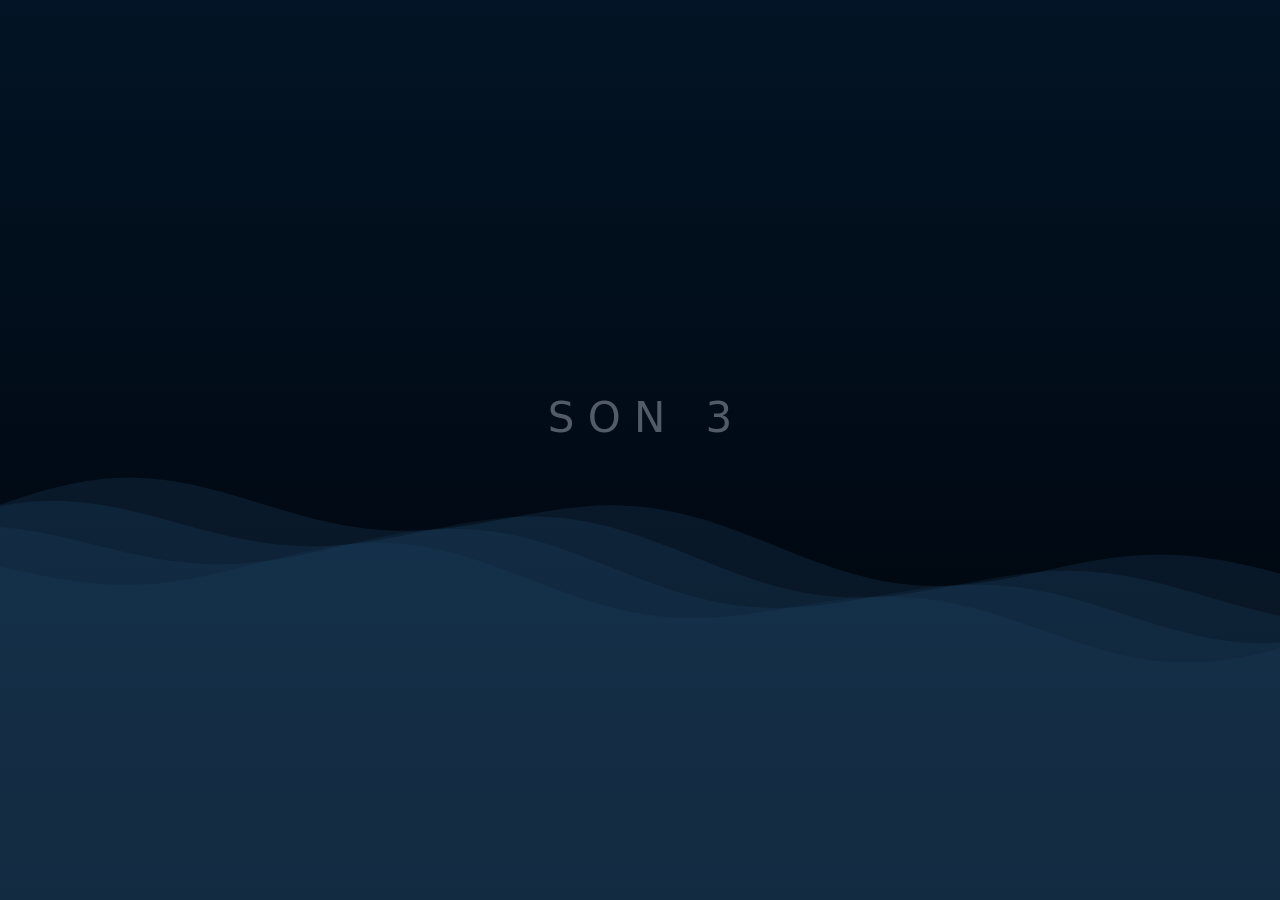
<file: consoles/son3/index.html>
<!doctype html>
<html lang="en">
<head>
<meta charset="utf-8">
<meta name="viewport" content="width=device-width,initial-scale=1">
<title>Son 3 — Home</title>
<link rel="stylesheet" href="../../css/console.css">
<style>
body{background:#000}
.s3-shell{position:fixed;inset:0;z-index:2;display:flex;align-items:center}
.s3-rail{display:flex;gap:70px;padding:0 10vw;transition:transform .45s cubic-bezier(.22,1,.36,1);will-change:transform}
.s3-cat{display:flex;flex-direction:column;align-items:center;gap:14px;opacity:.35;transition:opacity .35s}
.s3-cat.sel{opacity:1}
.s3-c-icon{width:70px;height:70px;display:grid;place-items:center;font-size:32px;color:#eef6ff;background:
  radial-gradient(circle at 30% 20%, rgba(255,255,255,.35), rgba(255,255,255,0) 50%),
  linear-gradient(145deg,rgba(80,140,210,.5),rgba(10,20,40,.7));
  border:1px solid rgba(180,220,255,.3);border-radius:10px;box-shadow:0 10px 40px rgba(60,120,200,.25),inset 0 0 20px rgba(140,200,255,.15)}
.s3-cat.sel .s3-c-icon{box-shadow:0 0 50px rgba(160,210,255,.55),inset 0 0 30px rgba(255,255,255,.12)}
.s3-c-label{letter-spacing:6px;font-size:14px;color:#dfeeff;text-transform:uppercase;font-weight:300;text-shadow:0 0 12px rgba(120,180,255,.35)}
.s3-items{position:absolute;left:50%;top:50%;transform:translate(-50%,0);display:flex;flex-direction:column;gap:22px;margin-top:22px;opacity:0;pointer-events:none;transition:opacity .35s}
.s3-cat.sel .s3-items{opacity:1;pointer-events:auto}
.s3-it{display:grid;grid-template-columns:48px 1fr;align-items:center;gap:14px;min-width:260px;padding:8px 14px;border-radius:10px;cursor:pointer;color:#cfe3ff;transition:all .18s;border:1px solid transparent}
.s3-it:hover,.s3-it.sel2{background:linear-gradient(90deg,rgba(100,170,240,.25),rgba(100,170,240,0));border-color:rgba(180,220,255,.25);color:#fff}
.s3-it .iic{width:46px;height:46px;display:grid;place-items:center;font-size:22px;background:
  radial-gradient(circle at 30% 20%,rgba(255,255,255,.35),rgba(255,255,255,0) 50%),
  linear-gradient(145deg,rgba(100,160,220,.45),rgba(20,40,80,.7));
  border:1px solid rgba(180,220,255,.25);border-radius:8px}
.s3-it .inm{font-size:14px;letter-spacing:1.5px;text-transform:uppercase}
.s3-it .idm{font-size:11px;letter-spacing:1px;color:#7fa0c6}
.s3-ps{position:fixed;left:30px;bottom:26px;color:#8ba6c8;font-size:11px;letter-spacing:3px;text-transform:uppercase;z-index:3}
.s3-user{position:fixed;right:30px;top:110px;color:#9bb6d4;letter-spacing:3px;font-size:11px;text-transform:uppercase;z-index:3;text-align:right}
.s3-user b{display:block;color:#fff;font-weight:500;letter-spacing:4px;font-size:14px;margin-bottom:4px}
</style>
</head>
<body>
<canvas class="console-bg" id="bg"></canvas>

<div class="top-hud">
  <div class="left"><a href="../../" class="back-link">◂ Boot picker</a><span class="pill">Son 3</span></div>
  <div class="right">
    <span class="hud-time" id="clock">--:--</span>
    <span class="pill">SIGN IN</span>
  </div>
</div>

<div class="s3-user"><b>GUEST</b>Welcome to Son 3</div>

<main class="s3-shell">
  <div class="s3-rail" id="rail"></div>
</main>

<div class="s3-ps">← → category &nbsp;·&nbsp; ↑ ↓ item &nbsp;·&nbsp; enter confirm &nbsp;·&nbsp; esc back</div>

<div class="modal" id="rom"><div class="box">
  <h3>Mount Disc Image</h3>
  <p>Son 3-era emulation is <b>not viable in a browser</b>. This shell lets you point at a game image so the UI can list it; actual gameplay would need native tooling outside the browser.</p>
  <div class="rom-drop" id="drop">Drag a file here or click to choose</div>
  <div class="row"><button class="btn" data-x>Cancel</button><button class="btn primary" id="boot" disabled>Mount</button></div>
</div></div>

<script type="module">
import { audio, clock, toast, pickFile } from '../../js/shared.js';
import { playIfFresh, styles } from '../../js/bootseq.js';
clock(document.getElementById('clock'));
playIfFresh('son3', styles.son3);

const cats = [
  {k:'users',    ic:'👥', nm:'Users',    items:[
    {ic:'◉',nm:'Guest',dm:'Signed in'},{ic:'➕',nm:'New user',dm:'Create a profile'}
  ]},
  {k:'settings', ic:'⚙',  nm:'Settings', items:[
    {ic:'⎙',nm:'System',dm:'About Son 3'},{ic:'🕑',nm:'Date & Time',dm:'Set clock'},
    {ic:'♪',nm:'Sound',dm:'Output · master'},{ic:'⇆',nm:'Network',dm:'Wi-Fi · Ethernet'},
    {ic:'⌨',nm:'Input',dm:'Keyboard · gamepad'}
  ]},
  {k:'photo',    ic:'◇',  nm:'Photo',    items:[{ic:'▣',nm:'Library',dm:'0 photos'},{ic:'☁',nm:'Online',dm:'Browse'}]},
  {k:'music',    ic:'♪',  nm:'Music',    items:[{ic:'▦',nm:'Library',dm:'Empty'},{ic:'⏵',nm:'Now playing',dm:'—'}]},
  {k:'video',    ic:'▶',  nm:'Video',    items:[{ic:'▦',nm:'Library',dm:'Empty'},{ic:'⇡',nm:'Stream',dm:'From device'}]},
  {k:'tv',       ic:'📺', nm:'TV',       items:[{ic:'⎊',nm:'Live',dm:'Not configured'}]},
  {k:'game',     ic:'◉',  nm:'Game',     items:[
    {ic:'⤓',nm:'Load image',dm:'Mount a disc image', action:'rom'},
    {ic:'⌂',nm:'Saves',dm:'Empty'},
    {ic:'↺',nm:'Resume',dm:'Nothing to resume'}
  ]},
  {k:'network',  ic:'⟳',  nm:'Network',  items:[{ic:'🌐',nm:'Browser',dm:'Open a page'},{ic:'⇆',nm:'Peers',dm:'None nearby'}]},
  {k:'friends',  ic:'✶',  nm:'Friends',  items:[{ic:'👤',nm:'List',dm:'0 online'},{ic:'✉',nm:'Messages',dm:'Inbox empty'}]},
];
let ci = 6, ii = 0;
const rail = document.getElementById('rail');
function render(){
  rail.innerHTML = cats.map((c,i)=>`
    <div class="s3-cat ${i===ci?'sel':''}" data-i="${i}" style="position:relative">
      <div class="s3-c-icon">${c.ic}</div>
      <div class="s3-c-label">${c.nm}</div>
      <div class="s3-items">${c.items.map((it,j)=>`
        <div class="s3-it ${i===ci && j===ii?'sel2':''}" data-j="${j}">
          <div class="iic">${it.ic}</div>
          <div><div class="inm">${it.nm}</div><div class="idm">${it.dm}</div></div>
        </div>`).join('')}</div>
    </div>`).join('');
  // center the selected category
  const el = rail.children[ci];
  if(el){
    const r = el.getBoundingClientRect();
    const target = innerWidth/2 - (r.left + r.width/2 - rail.getBoundingClientRect().left);
    rail.style.transform = `translateX(${target}px)`;
  }
  rail.querySelectorAll('.s3-cat').forEach((el,i)=>el.addEventListener('mouseenter',()=>{ ci=i; ii=0; render(); audio.hover(); }));
  rail.querySelectorAll('.s3-cat.sel .s3-it').forEach((el,j)=>{
    el.addEventListener('mouseenter',()=>{ ii=j; render(); audio.hover(); });
    el.addEventListener('click',()=>act());
  });
}
addEventListener('keydown', e=>{
  if(e.key==='ArrowRight'){ ci=(ci+1)%cats.length; ii=0; audio.tick(); render(); }
  if(e.key==='ArrowLeft'){ ci=(ci-1+cats.length)%cats.length; ii=0; audio.tick(); render(); }
  if(e.key==='ArrowDown'){ ii=(ii+1)%cats[ci].items.length; audio.tick(); render(); }
  if(e.key==='ArrowUp'){ ii=(ii-1+cats[ci].items.length)%cats[ci].items.length; audio.tick(); render(); }
  if(e.key==='Enter'){ act(); }
  if(e.key==='Escape'){ audio.back(); history.back(); }
});
function act(){
  audio.confirm();
  const it = cats[ci].items[ii];
  if(it.action==='rom'){ document.getElementById('rom').classList.add('on'); return; }
  toast(`${cats[ci].nm} · ${it.nm}`);
}
render(); addEventListener('resize', render);

// ROM modal
const modal = document.getElementById('rom');
const drop  = document.getElementById('drop');
const boot  = document.getElementById('boot');
let picked=null;
modal.querySelector('[data-x]').addEventListener('click', ()=>{ modal.classList.remove('on'); picked=null; boot.disabled=true; drop.textContent='Drag a file here or click to choose'; });
drop.addEventListener('click', async ()=>{ const f = await pickFile('.iso,.bin,.cue,.chd,.pkg'); if(f) use(f); });
drop.addEventListener('dragover', e=>{ e.preventDefault(); drop.classList.add('hot'); });
drop.addEventListener('dragleave', ()=>drop.classList.remove('hot'));
drop.addEventListener('drop', e=>{ e.preventDefault(); drop.classList.remove('hot'); if(e.dataTransfer.files[0]) use(e.dataTransfer.files[0]); });
function use(f){ picked=f; drop.textContent=`${f.name} · ${(f.size/1024/1024).toFixed(1)} MB`; boot.disabled=false; }
boot.addEventListener('click', ()=>{ audio.confirm(); modal.classList.remove('on'); toast(`Mounted ${picked.name} · UI shell only`); });

// Wave background — the signature animated ribbons
const bg = document.getElementById('bg'), c = bg.getContext('2d');
function resize(){ bg.width=innerWidth; bg.height=innerHeight; } addEventListener('resize',resize); resize();
let t=0;
function loop(){
  t += .009;
  // sky gradient
  const g = c.createLinearGradient(0,0,0,bg.height);
  g.addColorStop(0,'#021425'); g.addColorStop(1,'#000208');
  c.fillStyle=g; c.fillRect(0,0,bg.width,bg.height);
  // three stacked waves
  for(let layer=0; layer<4; layer++){
    c.beginPath();
    for(let px=-20; px<=bg.width+20; px+=6){
      const y = bg.height*.58
              + Math.sin(px*.012 + t + layer*1.1)*34
              + Math.sin(px*.003 - t*.7 + layer*.6)*52
              + layer*22;
      if(px===-20) c.moveTo(px,y); else c.lineTo(px,y);
    }
    c.lineTo(bg.width+20, bg.height+20); c.lineTo(-20, bg.height+20); c.closePath();
    c.fillStyle = `rgba(80,160,230,${.16 - layer*.034})`;
    c.fill();
  }
  // crest highlight
  c.beginPath();
  for(let px=-20; px<=bg.width+20; px+=6){
    const y = bg.height*.58 + Math.sin(px*.012 + t)*34 + Math.sin(px*.003 - t*.7)*52 - 2;
    if(px===-20) c.moveTo(px,y); else c.lineTo(px,y);
  }
  c.strokeStyle='rgba(200,230,255,.35)'; c.lineWidth=1.2; c.stroke();
  // top glow sweep
  const sx = (t*60)%(bg.width+200) - 100;
  const sg = c.createLinearGradient(sx,0,sx+200,0);
  sg.addColorStop(0,'transparent'); sg.addColorStop(.5,'rgba(255,255,255,.04)'); sg.addColorStop(1,'transparent');
  c.fillStyle=sg; c.fillRect(sx,0,200,bg.height*.5);
  requestAnimationFrame(loop);
}
loop();

// Boot sequence handles the chime via its own audio.startup call.
</script>
</body>
</html>
</file>
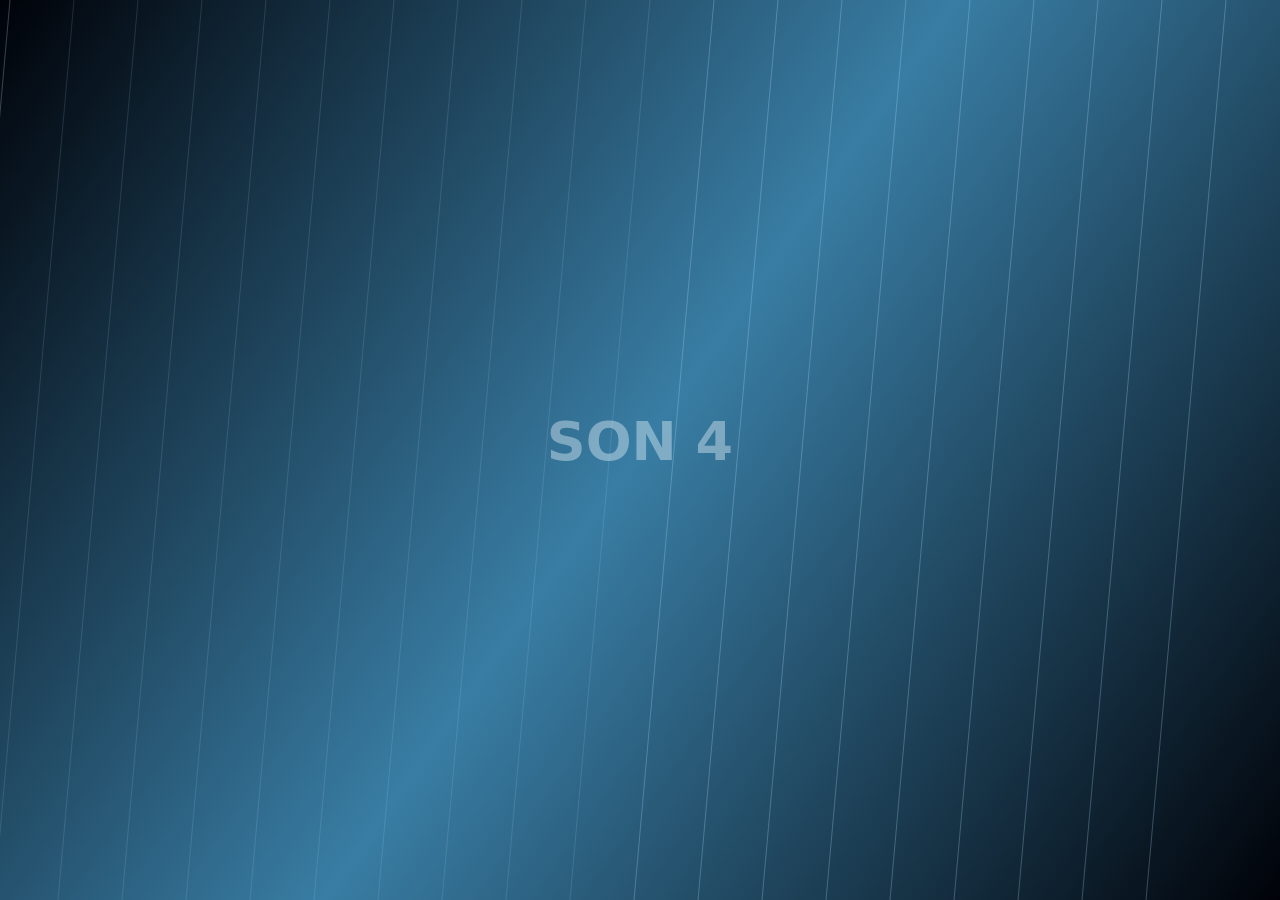
<file: consoles/son4/index.html>
<!doctype html>
<html lang="en">
<head>
<meta charset="utf-8">
<meta name="viewport" content="width=device-width,initial-scale=1">
<title>Son 4 — Home</title>
<link rel="stylesheet" href="../../css/console.css">
<style>
body{background:#000}
.s4-shell{position:fixed;inset:0;z-index:2;display:grid;grid-template-rows:auto 1fr auto}
.s4-functions{display:flex;gap:28px;padding:88px 6vw 10px;color:#9ab6d9;font-size:12px;letter-spacing:3px;text-transform:uppercase}
.s4-functions .f{opacity:.5;cursor:pointer;padding:6px 10px;border-radius:4px;transition:all .2s}
.s4-functions .f:hover,.s4-functions .f.sel{opacity:1;background:rgba(255,255,255,.06);color:#fff}
.s4-content{padding:10px 6vw 30px;overflow:hidden}
.s4-header{color:#dfeeff;font-size:11px;letter-spacing:4px;text-transform:uppercase;margin:6px 0 14px;opacity:.75}
.s4-row{display:flex;gap:16px;align-items:stretch;transition:transform .35s cubic-bezier(.22,1,.36,1)}
.s4-tile{flex:0 0 clamp(180px,20vw,240px);height:clamp(140px,22vh,210px);border-radius:8px;background:linear-gradient(145deg,#152945,#071728);border:1px solid rgba(180,220,255,.15);padding:14px;cursor:pointer;display:flex;flex-direction:column;justify-content:space-between;color:#cfe3ff;transition:all .25s;position:relative;overflow:hidden}
.s4-tile:hover,.s4-tile.sel{transform:scale(1.04);box-shadow:0 20px 60px rgba(0,100,220,.35),0 0 0 1px rgba(140,200,255,.45);background:linear-gradient(145deg,#1b3a68,#0a1f40)}
.s4-tile .ic{font-size:36px;color:#dceeff;text-shadow:0 0 20px rgba(140,200,255,.4)}
.s4-tile .nm{font-size:14px;letter-spacing:1px}
.s4-tile .dm{font-size:11px;color:#89a7cc;letter-spacing:1px}
.s4-tile .cover{position:absolute;inset:0;background:linear-gradient(165deg,transparent 40%,rgba(255,255,255,.08) 55%,transparent 70%);transform:translateY(100%);transition:transform .6s}
.s4-tile.sel .cover{transform:translateY(0)}
.s4-footer{padding:16px 6vw 20px;color:#89a7cc;font-size:11px;letter-spacing:3px;text-transform:uppercase;display:flex;justify-content:space-between}
.s4-user{position:absolute;top:60px;right:30px;color:#9bb6d4;font-size:11px;letter-spacing:3px;text-align:right;z-index:3}
.s4-user b{display:block;color:#fff;letter-spacing:4px;font-size:14px;margin-bottom:2px}
</style>
</head>
<body>
<canvas class="console-bg" id="bg"></canvas>

<div class="top-hud">
  <div class="left"><a href="../../" class="back-link">◂ Boot picker</a><span class="pill">Son 4</span></div>
  <div class="right"><span class="hud-time" id="clock">--:--</span><span class="pill">GUEST</span></div>
</div>
<div class="s4-user"><b>GUEST</b>Welcome</div>

<main class="s4-shell">
  <nav class="s4-functions" id="fns"></nav>
  <section class="s4-content">
    <div class="s4-header" id="hdr">Library</div>
    <div class="s4-row" id="row"></div>
  </section>
  <footer class="s4-footer">
    <span>↑ ↓ function · ← → tile · enter open · esc back</span>
    <span>Son 4</span>
  </footer>
</main>

<div class="modal" id="rom"><div class="box">
  <h3>Add a title</h3>
  <p>Son 4-era emulation is <b>not viable in a browser</b>. The shell catalogs a file so the UI can display it.</p>
  <div class="rom-drop" id="drop">Drag a file here or click to choose</div>
  <div class="row"><button class="btn" data-x>Cancel</button><button class="btn primary" id="boot" disabled>Add</button></div>
</div></div>

<script type="module">
import { audio, clock, toast, pickFile } from '../../js/shared.js';
import { playIfFresh, styles } from '../../js/bootseq.js';
clock(document.getElementById('clock'));
playIfFresh('son4', styles.son4);

const funcs = [
  {k:'notify',  nm:'Notifications'},
  {k:'friends', nm:'Friends'},
  {k:'party',   nm:'Party'},
  {k:'msgs',    nm:'Messages'},
  {k:'profile', nm:'Profile'},
  {k:'trophy',  nm:'Trophies'},
  {k:'settings',nm:'Settings'},
  {k:'power',   nm:'Power'},
];
const tiles = {
  library:[
    {ic:'⤓',nm:'Add title',dm:'From a file', action:'rom'},
    {ic:'◉',nm:'Space Drift',dm:'Demo · Original'},
    {ic:'◉',nm:'Neon Rally',dm:'Demo · Original'},
    {ic:'◉',nm:'Gloss',dm:'Demo · Original'},
    {ic:'📺',nm:'Media Player',dm:'App'},
    {ic:'🌐',nm:'Browser',dm:'App'},
    {ic:'♪', nm:'Music',dm:'App'},
    {ic:'◇', nm:'Photos',dm:'App'},
  ],
  settings:[
    {ic:'⎙',nm:'System',dm:'About'},{ic:'🕑',nm:'Date & Time',dm:'Clock'},
    {ic:'♪',nm:'Sound',dm:'Output'},{ic:'⇆',nm:'Network',dm:'Wi-Fi'},
    {ic:'⌨',nm:'Input',dm:'Gamepad'},{ic:'👥',nm:'Users',dm:'Switch'},
  ],
};
let fi=0, ri=0;
const fnsEl = document.getElementById('fns');
const rowEl = document.getElementById('row');
const hdr   = document.getElementById('hdr');
function render(){
  fnsEl.innerHTML = funcs.map((f,i)=>`<div class="f ${i===fi?'sel':''}" data-i="${i}">${f.nm}</div>`).join('');
  const key = funcs[fi].k==='settings'?'settings':'library';
  hdr.textContent = key[0].toUpperCase()+key.slice(1);
  const data = tiles[key];
  rowEl.innerHTML = data.map((t,i)=>`
    <div class="s4-tile ${i===ri?'sel':''}" data-i="${i}">
      <div class="ic">${t.ic}</div>
      <div><div class="nm">${t.nm}</div><div class="dm">${t.dm}</div></div>
      <div class="cover"></div>
    </div>`).join('');
  const sel = rowEl.children[ri]; if(sel){
    const r = sel.getBoundingClientRect(); const target = innerWidth/2 - (r.left + r.width/2 - rowEl.getBoundingClientRect().left);
    rowEl.style.transform = `translateX(${Math.min(0, target)}px)`;
  }
  fnsEl.querySelectorAll('.f').forEach(el=>el.addEventListener('click',()=>{ fi=+el.dataset.i; ri=0; audio.tick(); render(); }));
  rowEl.querySelectorAll('.s4-tile').forEach(el=>{
    el.addEventListener('mouseenter',()=>{ ri=+el.dataset.i; audio.hover(); render(); });
    el.addEventListener('click',()=>act());
  });
}
addEventListener('keydown',e=>{
  if(e.key==='ArrowUp'){ fi=(fi-1+funcs.length)%funcs.length; ri=0; audio.tick(); render(); }
  if(e.key==='ArrowDown'){ fi=(fi+1)%funcs.length; ri=0; audio.tick(); render(); }
  const data = tiles[funcs[fi].k==='settings'?'settings':'library'];
  if(e.key==='ArrowRight'){ ri=(ri+1)%data.length; audio.tick(); render(); }
  if(e.key==='ArrowLeft'){ ri=(ri-1+data.length)%data.length; audio.tick(); render(); }
  if(e.key==='Enter'){ act(); }
  if(e.key==='Escape'){ audio.back(); history.back(); }
});
function act(){
  audio.confirm();
  const data = tiles[funcs[fi].k==='settings'?'settings':'library'];
  const it = data[ri];
  if(it.action==='rom'){ document.getElementById('rom').classList.add('on'); return; }
  toast(it.nm);
}
render(); addEventListener('resize', render);

// ROM modal
const modal = document.getElementById('rom');
const drop  = document.getElementById('drop');
const boot  = document.getElementById('boot');
let picked=null;
modal.querySelector('[data-x]').addEventListener('click', ()=>{ modal.classList.remove('on'); picked=null; boot.disabled=true; drop.textContent='Drag a file here or click to choose'; });
drop.addEventListener('click', async ()=>{ const f = await pickFile('.pkg,.iso,.zip,.bin'); if(f) use(f); });
drop.addEventListener('dragover', e=>{ e.preventDefault(); drop.classList.add('hot'); });
drop.addEventListener('dragleave', ()=>drop.classList.remove('hot'));
drop.addEventListener('drop', e=>{ e.preventDefault(); drop.classList.remove('hot'); if(e.dataTransfer.files[0]) use(e.dataTransfer.files[0]); });
function use(f){ picked=f; drop.textContent=`${f.name} · ${(f.size/1024/1024).toFixed(1)} MB`; boot.disabled=false; }
boot.addEventListener('click', ()=>{ audio.confirm(); modal.classList.remove('on'); toast(`Added ${picked.name} · UI shell only`); });

// Cool blue sweep background
const bg = document.getElementById('bg'), c = bg.getContext('2d');
function resize(){ bg.width=innerWidth; bg.height=innerHeight; } addEventListener('resize',resize); resize();
let t=0;
function loop(){
  t+=.004;
  const k = (Math.sin(t)+1)/2;
  const g = c.createLinearGradient(0,0,bg.width,bg.height);
  g.addColorStop(0,'rgba(5,15,38,1)');
  g.addColorStop(.5,`rgba(${20+k*20},${60+k*40},${170-k*30},1)`);
  g.addColorStop(1,'rgba(2,6,16,1)');
  c.fillStyle=g; c.fillRect(0,0,bg.width,bg.height);
  c.strokeStyle='rgba(180,220,255,.06)'; c.lineWidth=1;
  for(let i=0;i<24;i++){
    const off = ((i/24)*bg.width + t*40)%(bg.width+200) - 100;
    c.beginPath(); c.moveTo(off,0); c.lineTo(off-80,bg.height); c.stroke();
  }
  const g2 = c.createRadialGradient(bg.width/2,bg.height,80,bg.width/2,bg.height,bg.width);
  g2.addColorStop(0,'rgba(120,180,255,.1)'); g2.addColorStop(1,'transparent'); c.fillStyle=g2; c.fillRect(0,0,bg.width,bg.height);
  requestAnimationFrame(loop);
}
loop();
</script>
</body>
</html>
</file>
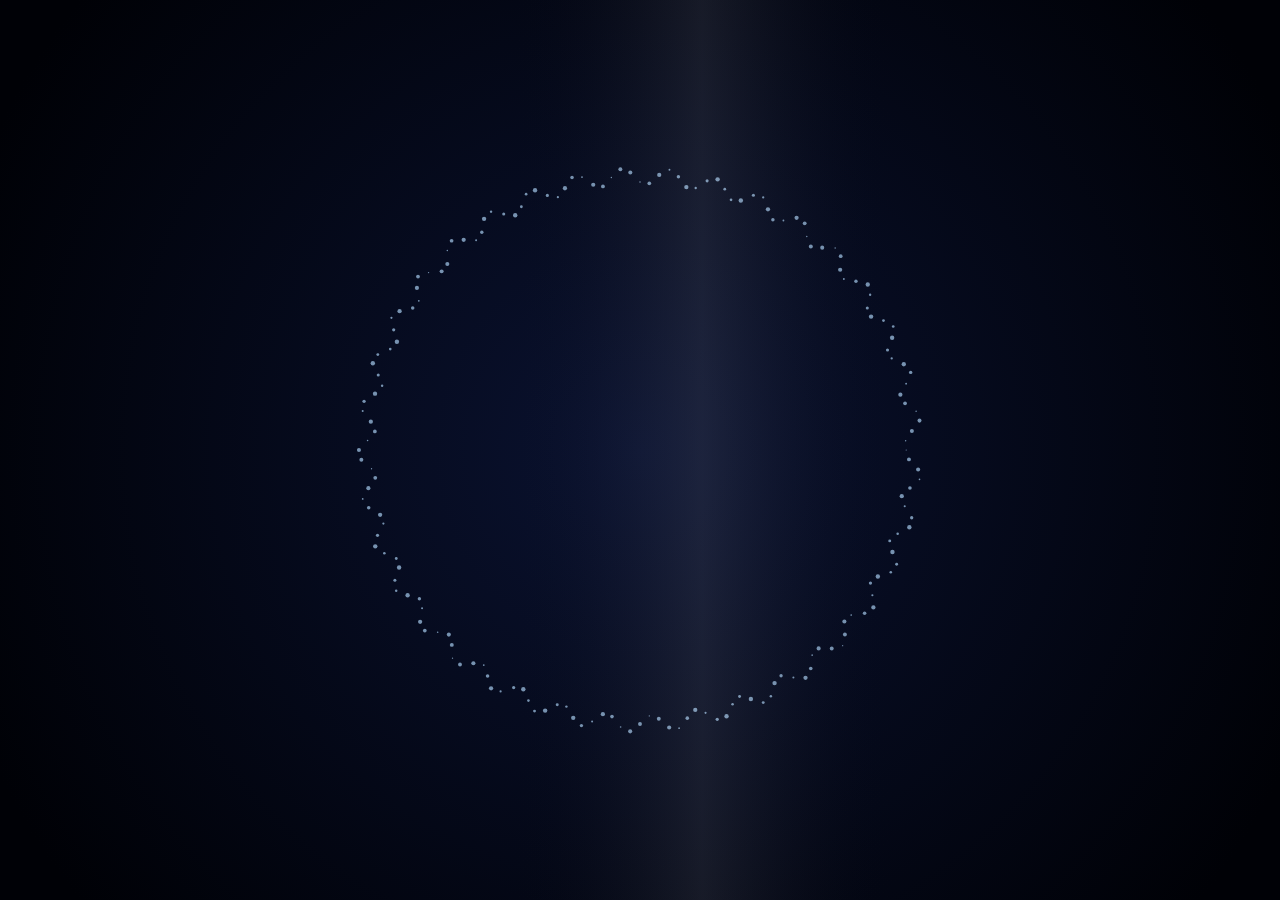
<file: consoles/son5/index.html>
<!doctype html>
<html lang="en">
<head>
<meta charset="utf-8">
<meta name="viewport" content="width=device-width,initial-scale=1">
<title>Son 5 — Home</title>
<link rel="stylesheet" href="../../css/console.css">
<style>
body{background:#000}
.s5-shell{position:fixed;inset:0;z-index:2;display:grid;grid-template-rows:auto auto 1fr auto}
.s5-tabs{display:flex;gap:30px;padding:70px 6vw 0;color:#9ab6d9;font-size:13px;letter-spacing:4px;text-transform:uppercase}
.s5-tabs .t{opacity:.5;cursor:pointer;padding:8px 2px;border-bottom:2px solid transparent;transition:all .2s}
.s5-tabs .t:hover,.s5-tabs .t.sel{opacity:1;color:#fff;border-color:#5fd4ff}
.s5-feature{padding:20px 6vw 14px;display:grid;grid-template-columns:1fr auto;align-items:end;gap:20px;position:relative}
.s5-feature h1{margin:0;font-size:clamp(28px,4vw,46px);letter-spacing:1px;font-weight:700;line-height:1}
.s5-feature p{margin:8px 0 0;color:#9ab6d9;max-width:620px}
.s5-feature .btns{display:flex;gap:10px}
.s5-grid{padding:4px 6vw 28px;overflow:hidden}
.s5-row{display:flex;gap:16px;transition:transform .4s cubic-bezier(.22,1,.36,1)}
.s5-tile{flex:0 0 clamp(170px,19vw,230px);height:clamp(130px,20vh,200px);border-radius:12px;background:linear-gradient(160deg,#0d1836,#06091a);border:1px solid rgba(180,220,255,.12);padding:14px;cursor:pointer;display:flex;flex-direction:column;justify-content:space-between;color:#cfe3ff;transition:all .25s;position:relative;overflow:hidden}
.s5-tile:hover,.s5-tile.sel{transform:translateY(-6px) scale(1.03);box-shadow:0 30px 60px rgba(0,80,200,.3),0 0 0 1px rgba(140,200,255,.4)}
.s5-tile .nm{font-size:14px;letter-spacing:.5px;font-weight:600}
.s5-tile .dm{font-size:11px;color:#89a7cc}
.s5-tile .ic{font-size:36px;color:#dceeff;text-shadow:0 0 24px rgba(140,200,255,.5)}
.s5-tile .glow{position:absolute;inset:0;background:radial-gradient(400px 200px at 50% -40%,rgba(120,180,255,.3),transparent 60%);opacity:0;transition:opacity .25s}
.s5-tile.sel .glow,.s5-tile:hover .glow{opacity:1}
.s5-ctrl{position:fixed;bottom:0;left:0;right:0;z-index:4;background:linear-gradient(180deg,transparent,rgba(5,7,13,.95));padding:16px 6vw 20px;transform:translateY(100%);transition:transform .35s;color:#cfe3ff;border-top:1px solid var(--line)}
.s5-ctrl.on{transform:translateY(0)}
.s5-ctrl-row{display:flex;gap:14px;align-items:center;overflow-x:auto}
.s5-cc{display:flex;flex-direction:column;align-items:center;gap:8px;padding:12px 18px;border-radius:12px;background:rgba(255,255,255,.04);border:1px solid var(--line);min-width:110px;cursor:pointer;transition:all .2s}
.s5-cc:hover{background:rgba(255,255,255,.08)}
.s5-cc .i{font-size:22px}
.s5-cc .l{font-size:11px;letter-spacing:1px;color:#9ab6d9}
.s5-footer{padding:12px 6vw;color:#89a7cc;font-size:11px;letter-spacing:3px;text-transform:uppercase;display:flex;justify-content:space-between}

/* Sub-screens (profile, trophies, game) */
.subscreen{position:fixed;inset:0;z-index:50;background:linear-gradient(180deg,#02060f 0%, #050a1e 100%);display:none;flex-direction:column;color:#e8f2ff}
.subscreen.on{display:flex}
.sub-header{padding:28px 6vw 0;display:flex;justify-content:space-between;align-items:center}
.sub-header h2{margin:0;font-size:22px;letter-spacing:2px;font-weight:700}
.sub-close{color:#9ab6d9;cursor:pointer;padding:6px 14px;border:1px solid var(--line);border-radius:999px;font-size:12px;letter-spacing:2px;text-transform:uppercase;background:rgba(255,255,255,.04)}
.sub-close:hover{color:#fff;background:rgba(255,255,255,.08)}
.sub-body{padding:20px 6vw;overflow:auto;flex:1}
.profile-grid{display:grid;grid-template-columns:120px 1fr;gap:28px;align-items:start}
.avatar{width:120px;height:120px;border-radius:50%;background:radial-gradient(circle at 30% 20%,#9bd3ff,#2a5eb5);display:grid;place-items:center;color:#fff;font-size:48px;font-weight:800;box-shadow:0 10px 40px rgba(60,120,240,.35)}
.profile-field{margin:10px 0}
.profile-field label{display:block;color:#9ab6d9;font-size:11px;letter-spacing:3px;text-transform:uppercase;margin-bottom:6px}
.profile-field input{padding:10px 14px;background:rgba(255,255,255,.04);border:1px solid var(--line);color:#fff;border-radius:10px;font:inherit;min-width:260px;outline:none}
.profile-field input:focus{border-color:var(--accent)}
.trophy-grid{display:grid;grid-template-columns:repeat(auto-fit,minmax(260px,1fr));gap:12px}
.trophy-card{padding:14px;border-radius:12px;background:rgba(255,255,255,.03);border:1px solid var(--line);display:grid;grid-template-columns:48px 1fr;gap:12px;align-items:start}
.trophy-card.locked{opacity:.35}
.trophy-ic{width:48px;height:48px;border-radius:50%;background:radial-gradient(circle at 30% 20%,#fff5c8,#f0a830);display:grid;place-items:center;color:#5c3800;font-size:22px;font-weight:800}
.trophy-card.locked .trophy-ic{background:#1a2238;color:#4b5a7a}
.trophy-nm{font-weight:600;margin-bottom:2px}
.trophy-dm{color:#9ab6d9;font-size:12px}

/* Space Drift game */
.game{position:fixed;inset:0;z-index:60;background:#000;display:none;flex-direction:column}
.game.on{display:flex}
.game-hud{padding:14px 20px;display:flex;justify-content:space-between;align-items:center;color:#cfe3ff;font-family:ui-monospace,"SF Mono",monospace;font-size:13px;letter-spacing:2px;border-bottom:1px solid var(--line)}
.game-hud span b{color:#fff}
.game-stage{flex:1;position:relative;background:#000}
.game-stage canvas{position:absolute;inset:0;width:100%;height:100%;display:block}
.game-help{position:absolute;left:50%;top:50%;transform:translate(-50%,-50%);text-align:center;color:#cfe3ff;background:rgba(0,0,0,.6);padding:24px 36px;border-radius:14px;backdrop-filter:blur(8px);border:1px solid var(--line)}
.game-help h3{margin:0 0 6px;letter-spacing:2px}
.game-help p{margin:6px 0;color:#9ab6d9;font-size:13px}
.game-help .k{display:inline-block;min-width:22px;padding:2px 8px;border:1px solid var(--line);border-radius:6px;font-family:ui-monospace,monospace;font-size:11px;margin:0 2px}
</style>
</head>
<body>
<canvas class="console-bg" id="bg"></canvas>

<div class="top-hud">
  <div class="left"><a href="../../" class="back-link">◂ Boot picker</a><span class="pill">Son 5</span></div>
  <div class="right"><span class="hud-time" id="clock">--:--</span><button class="pill" id="ccToggle">Control Center</button></div>
</div>

<main class="s5-shell">
  <nav class="s5-tabs" id="tabs">
    <div class="t sel" data-k="games">Games</div>
    <div class="t"      data-k="media">Media</div>
    <div class="t"      data-k="store">Store</div>
    <div class="t"      data-k="settings">Settings</div>
  </nav>
  <section class="s5-feature">
    <div>
      <h1 id="ftTitle">Space Drift</h1>
      <p id="ftDesc">An original demo. Thrust between asteroids, don't crash.</p>
    </div>
    <div class="btns">
      <button class="btn primary" id="playBtn">▶ Play</button>
      <button class="btn" id="addBtn">⤓ Add title</button>
    </div>
  </section>
  <section class="s5-grid">
    <div class="s5-row" id="row"></div>
  </section>
  <footer class="s5-footer">
    <span>← → tile · ↑ ↓ tab · enter play · c · control center · esc back</span>
    <span>Son 5</span>
  </footer>
</main>

<aside class="s5-ctrl" id="cc">
  <div class="s5-ctrl-row">
    <div class="s5-cc" data-cc="power"><div class="i">⏻</div><div class="l">Power</div></div>
    <div class="s5-cc" data-cc="mic"><div class="i">🎙</div><div class="l">Mic</div></div>
    <div class="s5-cc" data-cc="net"><div class="i">📶</div><div class="l">Network</div></div>
    <div class="s5-cc" data-cc="sound"><div class="i">♪</div><div class="l">Sound</div></div>
    <div class="s5-cc" data-cc="ctl"><div class="i">◉</div><div class="l">Controllers</div></div>
    <div class="s5-cc" data-cc="a11y"><div class="i">✿</div><div class="l">Accessibility</div></div>
    <div class="s5-cc" data-cc="profile"><div class="i">👥</div><div class="l">Profile</div></div>
    <div class="s5-cc" data-cc="trophies"><div class="i">★</div><div class="l">Trophies</div></div>
  </div>
</aside>

<!-- Profile sub-screen -->
<section class="subscreen" id="profileScreen">
  <div class="sub-header"><h2>Profile</h2><button class="sub-close" data-close>Close</button></div>
  <div class="sub-body">
    <div class="profile-grid">
      <div class="avatar" id="avatar">S</div>
      <div>
        <div class="profile-field">
          <label>Display name</label>
          <input id="profileName" placeholder="Guest" />
        </div>
        <div class="profile-field">
          <label>Member since</label>
          <div style="color:#9ab6d9" id="profileSince">—</div>
        </div>
        <div class="profile-field">
          <label>Trophies unlocked</label>
          <div style="color:#9ab6d9" id="profileTrophies">0</div>
        </div>
      </div>
    </div>
  </div>
</section>

<!-- Trophies sub-screen -->
<section class="subscreen" id="trophyScreen">
  <div class="sub-header"><h2>Trophies</h2><button class="sub-close" data-close>Close</button></div>
  <div class="sub-body"><div class="trophy-grid" id="trophyGrid"></div></div>
</section>

<!-- Space Drift mini-game -->
<section class="game" id="game">
  <div class="game-hud">
    <span>DRIFT · <b id="gScore">0000</b></span>
    <span>LIVES · <b id="gLives">★★★</b></span>
    <span>WAVE · <b id="gWave">1</b></span>
    <span><button class="sub-close" data-close>Exit · Esc</button></span>
  </div>
  <div class="game-stage">
    <canvas id="gCanvas"></canvas>
    <div class="game-help" id="gHelp">
      <h3>SPACE DRIFT</h3>
      <p><span class="k">←</span> <span class="k">→</span> rotate · <span class="k">↑</span> thrust · <span class="k">Space</span> shoot · <span class="k">Esc</span> exit</p>
      <p>Press <span class="k">Enter</span> to launch</p>
    </div>
  </div>
</section>

<div class="modal" id="rom"><div class="box">
  <h3>Add a title</h3>
  <p>Son 5-era emulation is <b>not viable in a browser</b>. The shell registers a file so the UI can display it.</p>
  <div class="rom-drop" id="drop">Drag a file here or click to choose</div>
  <div class="row"><button class="btn" data-x>Cancel</button><button class="btn primary" id="boot" disabled>Add</button></div>
</div></div>

<script type="module">
import { audio, clock, toast, pickFile } from '../../js/shared.js';
import { playIfFresh, styles } from '../../js/bootseq.js';
import { unlock, list as trophyList, has } from '../../js/trophies.js';

clock(document.getElementById('clock'));

// Profile: persisted name
const PROFILE_KEY = 'son64:profile';
function loadProfile(){ try{ return JSON.parse(localStorage.getItem(PROFILE_KEY)||'{}'); }catch{ return {}; } }
function saveProfile(p){ localStorage.setItem(PROFILE_KEY, JSON.stringify(p)); }
const profile = loadProfile();
if(!profile.name) profile.name = 'Guest';
if(!profile.since) profile.since = Date.now();
saveProfile(profile);

const games = [
  {ic:'◉', nm:'Space Drift',  dm:'Original · in-console demo', action:'game'},
  {ic:'◉', nm:'Neon Rally',   dm:'Soon · placeholder'},
  {ic:'◉', nm:'Gloss',        dm:'Soon · placeholder'},
  {ic:'◉', nm:'Tideglass',    dm:'Soon · placeholder'},
  {ic:'⤓', nm:'Add title',    dm:'From a file', action:'rom'},
];
const media = [
  {ic:'▶', nm:'Media Player', dm:'App'},
  {ic:'🌐',nm:'Browser',      dm:'App'},
  {ic:'♪', nm:'Music',        dm:'App'},
  {ic:'◇', nm:'Photos',       dm:'App'},
];
const store = [
  {ic:'▦', nm:'Featured',   dm:'Nothing to list'},
  {ic:'★', nm:'Deals',      dm:'—'},
  {ic:'⤓', nm:'Add title',  dm:'From a file', action:'rom'},
];
const settings = [
  {ic:'⎙',nm:'System',     dm:'About Son 5'},
  {ic:'👥',nm:'Profile',    dm:'Display name', action:'profile'},
  {ic:'★', nm:'Trophies',  dm:'Achievements',  action:'trophies'},
  {ic:'🕑',nm:'Time',       dm:'Clock'},
  {ic:'♪', nm:'Sound',      dm:'Output'},
  {ic:'⇆', nm:'Network',    dm:'Wi-Fi'},
];
const maps = { games, media, store, settings };
let tab='games', ri=0;

const tabs = document.querySelectorAll('.s5-tabs .t');
const rowEl= document.getElementById('row');
const title= document.getElementById('ftTitle');
const desc = document.getElementById('ftDesc');

function render(){
  tabs.forEach(t=>t.classList.toggle('sel', t.dataset.k===tab));
  const data = maps[tab];
  ri = Math.min(ri, data.length-1);
  rowEl.innerHTML = data.map((t,i)=>`
    <div class="s5-tile ${i===ri?'sel':''}" data-i="${i}">
      <div class="ic">${t.ic}</div>
      <div><div class="nm">${t.nm}</div><div class="dm">${t.dm}</div></div>
      <div class="glow"></div>
    </div>`).join('');
  const sel = rowEl.children[ri]; if(sel){
    const r = sel.getBoundingClientRect(); const target = innerWidth*.24 - (r.left + r.width/2 - rowEl.getBoundingClientRect().left);
    rowEl.style.transform = `translateX(${Math.min(0, target)}px)`;
  }
  const feat = data[ri]||data[0];
  title.textContent = feat.nm; desc.textContent = feat.dm;
  rowEl.querySelectorAll('.s5-tile').forEach(el=>{
    el.addEventListener('mouseenter',()=>{ ri=+el.dataset.i; audio.hover(); render(); });
    el.addEventListener('click',()=>act());
  });
}
tabs.forEach(t=>t.addEventListener('click',()=>{ tab=t.dataset.k; ri=0; audio.tick(); render(); }));
addEventListener('keydown', e=>{
  if(game.classList.contains('on')) return; // let the game handle keys
  if(anySubOpen()) return;
  const keys = ['games','media','store','settings'];
  if(e.key==='ArrowUp'){ const i=keys.indexOf(tab); tab=keys[(i-1+keys.length)%keys.length]; ri=0; audio.tick(); render(); }
  if(e.key==='ArrowDown'){ const i=keys.indexOf(tab); tab=keys[(i+1)%keys.length]; ri=0; audio.tick(); render(); }
  const d = maps[tab];
  if(e.key==='ArrowRight'){ ri=(ri+1)%d.length; audio.tick(); render(); }
  if(e.key==='ArrowLeft'){  ri=(ri-1+d.length)%d.length; audio.tick(); render(); }
  if(e.key==='Enter'){ act(); }
  if(e.key==='Escape'){ if(cc.classList.contains('on')) cc.classList.remove('on'); else { audio.back(); history.back(); } }
  if(e.key==='c'||e.key==='C'){ cc.classList.toggle('on'); audio.tick(); }
});
function act(){
  audio.confirm();
  const it = maps[tab][ri];
  if(it.action==='rom'){ document.getElementById('rom').classList.add('on'); return; }
  if(it.action==='game'){ launchGame(); return; }
  if(it.action==='profile'){ openProfile(); return; }
  if(it.action==='trophies'){ openTrophies(); return; }
  toast(`Launching ${it.nm} (demo shell)`);
}
document.getElementById('playBtn').addEventListener('click', ()=>{
  const it = maps[tab][ri];
  if(tab==='games' && it && it.action==='game') launchGame();
  else act();
});
document.getElementById('addBtn').addEventListener('click', ()=>{ audio.tick(); document.getElementById('rom').classList.add('on'); });
const cc = document.getElementById('cc');
document.getElementById('ccToggle').addEventListener('click', ()=>{ cc.classList.toggle('on'); audio.tick(); });
// Control Center shortcuts
document.querySelectorAll('.s5-cc').forEach(el=>el.addEventListener('click', ()=>{
  audio.tick();
  const k = el.dataset.cc;
  if(k==='profile'){ cc.classList.remove('on'); openProfile(); }
  else if(k==='trophies'){ cc.classList.remove('on'); openTrophies(); }
  else if(k==='sound'){ audio.toggle(); toast(audio.muted?'Muted':'Unmuted'); }
  else toast(el.querySelector('.l').textContent);
}));
render();

// Sub-screens
const profileScreen = document.getElementById('profileScreen');
const trophyScreen  = document.getElementById('trophyScreen');
function anySubOpen(){ return profileScreen.classList.contains('on') || trophyScreen.classList.contains('on'); }
document.querySelectorAll('[data-close]').forEach(el=>el.addEventListener('click', ()=>{
  profileScreen.classList.remove('on'); trophyScreen.classList.remove('on');
  if(game.classList.contains('on')){ endGame(); }
  audio.back();
}));
function openProfile(){
  profileScreen.classList.add('on');
  document.getElementById('profileName').value = profile.name;
  document.getElementById('profileSince').textContent = new Date(profile.since).toLocaleDateString();
  document.getElementById('profileTrophies').textContent = trophyList().length;
  document.getElementById('avatar').textContent = (profile.name||'G').trim().charAt(0).toUpperCase();
}
document.getElementById('profileName').addEventListener('input', e=>{
  profile.name = e.target.value.slice(0,20);
  saveProfile(profile);
  document.getElementById('avatar').textContent = (profile.name||'G').trim().charAt(0).toUpperCase();
});
const ALL_TROPHIES = [
  {id:'first-boot',  nm:'Pilot Light',     dm:'Boot Son 5 for the first time'},
  {id:'drift-start', nm:'Clearance Given', dm:'Launch Space Drift'},
  {id:'drift-100',   nm:'A Steady Hand',   dm:'Score 100 in Space Drift'},
  {id:'drift-500',   nm:'Ace Reflexes',    dm:'Score 500 in Space Drift'},
  {id:'drift-wave3', nm:'Deep Field',      dm:'Reach wave 3'},
  {id:'first-rom',   nm:'The Librarian',   dm:'Register your first title'},
];
function openTrophies(){
  trophyScreen.classList.add('on');
  const g = document.getElementById('trophyGrid');
  g.innerHTML = ALL_TROPHIES.map(t=>{
    const got = has(t.id);
    return `<div class="trophy-card ${got?'':'locked'}">
      <div class="trophy-ic">${got?'★':'?'}</div>
      <div><div class="trophy-nm">${got?t.nm:'Hidden'}</div><div class="trophy-dm">${got?t.dm:'Keep playing to unlock'}</div></div>
    </div>`;
  }).join('');
}

// ROM modal
const modal = document.getElementById('rom');
const drop  = document.getElementById('drop');
const bt    = document.getElementById('boot');
let picked=null;
modal.querySelector('[data-x]').addEventListener('click', ()=>{ modal.classList.remove('on'); picked=null; bt.disabled=true; drop.textContent='Drag a file here or click to choose'; });
drop.addEventListener('click', async ()=>{ const f = await pickFile('.pkg,.iso,.zip,.bin'); if(f) use(f); });
drop.addEventListener('dragover', e=>{ e.preventDefault(); drop.classList.add('hot'); });
drop.addEventListener('dragleave', ()=>drop.classList.remove('hot'));
drop.addEventListener('drop', e=>{ e.preventDefault(); drop.classList.remove('hot'); if(e.dataTransfer.files[0]) use(e.dataTransfer.files[0]); });
function use(f){ picked=f; drop.textContent=`${f.name} · ${(f.size/1024/1024).toFixed(1)} MB`; bt.disabled=false; }
bt.addEventListener('click', ()=>{ audio.confirm(); modal.classList.remove('on'); toast(`Added ${picked.name} · UI shell only`); unlock('first-rom', ALL_TROPHIES.find(t=>t.id==='first-rom').nm, ALL_TROPHIES.find(t=>t.id==='first-rom').dm); });

// Particle sheen background
const bg = document.getElementById('bg'), c = bg.getContext('2d');
function resize(){ bg.width=innerWidth; bg.height=innerHeight; } addEventListener('resize',resize); resize();
const parts = Array.from({length:120}, () => ({x:Math.random(), y:Math.random(), vx:(Math.random()-.5)*.0003, vy:(Math.random()-.5)*.0003, r:.3 + Math.random()*1.4}));
let bgt=0;
function bgloop(){
  bgt+=.01;
  const g = c.createRadialGradient(bg.width*.5,bg.height*.5,60,bg.width*.5,bg.height*.5,Math.max(bg.width,bg.height));
  g.addColorStop(0,'#0a1230'); g.addColorStop(1,'#000106'); c.fillStyle=g; c.fillRect(0,0,bg.width,bg.height);
  for(const p of parts){
    p.x += p.vx; p.y += p.vy; if(p.x<0||p.x>1) p.vx*=-1; if(p.y<0||p.y>1) p.vy*=-1;
    const a = .3 + .6*Math.abs(Math.sin(bgt + (p.x+p.y)*10));
    c.fillStyle=`rgba(180,220,255,${a})`;
    c.beginPath(); c.arc(p.x*bg.width, p.y*bg.height, p.r, 0, Math.PI*2); c.fill();
  }
  const sw = bg.width*.3, sx = ((bgt*40)%(bg.width+sw*2)) - sw;
  const sg = c.createLinearGradient(sx,0,sx+sw,0);
  sg.addColorStop(0,'transparent'); sg.addColorStop(.5,'rgba(255,255,255,.03)'); sg.addColorStop(1,'transparent');
  c.fillStyle=sg; c.fillRect(sx,0,sw,bg.height);
  requestAnimationFrame(bgloop);
}
bgloop();

// ---- SPACE DRIFT ----
const game = document.getElementById('game');
const gCanvas = document.getElementById('gCanvas');
const gCtx = gCanvas.getContext('2d');
const gScore = document.getElementById('gScore');
const gLives = document.getElementById('gLives');
const gWave  = document.getElementById('gWave');
const gHelp  = document.getElementById('gHelp');
let gState = null;

function launchGame(){
  unlock('drift-start', ALL_TROPHIES.find(t=>t.id==='drift-start').nm, ALL_TROPHIES.find(t=>t.id==='drift-start').dm);
  game.classList.add('on');
  resizeGame();
  gHelp.style.display = 'block';
  gState = newState();
  paintGame();
  cc.classList.remove('on');
}
function endGame(){ game.classList.remove('on'); cancelAnimationFrame(gState?.raf||0); gState=null; }
addEventListener('resize', resizeGame);
function resizeGame(){
  const r = gCanvas.parentElement.getBoundingClientRect();
  gCanvas.width = r.width; gCanvas.height = r.height;
}
function newState(){
  return { ship:{x:gCanvas.width/2,y:gCanvas.height/2,vx:0,vy:0,ang:-Math.PI/2}, keys:{}, bullets:[], asts:spawnAsts(1), score:0, lives:3, wave:1, running:false, destroyed:0 };
}
function spawnAsts(wave){
  const n = 4 + wave;
  const arr = [];
  for(let i=0;i<n;i++){
    const side = Math.floor(Math.random()*4);
    let x,y;
    if(side===0){ x=Math.random()*gCanvas.width; y=-30; }
    else if(side===1){ x=gCanvas.width+30; y=Math.random()*gCanvas.height; }
    else if(side===2){ x=Math.random()*gCanvas.width; y=gCanvas.height+30; }
    else { x=-30; y=Math.random()*gCanvas.height; }
    const ang = Math.random()*Math.PI*2;
    const sp = .6 + Math.random()*1.4 + wave*.1;
    arr.push({x,y,vx:Math.cos(ang)*sp, vy:Math.sin(ang)*sp, r: 24 + Math.random()*22, ang, rs:(Math.random()-.5)*.03});
  }
  return arr;
}

addEventListener('keydown', e=>{
  if(!game.classList.contains('on')) return;
  if(e.key==='Escape'){ endGame(); return; }
  if(e.key==='Enter' && !gState.running){ gState.running=true; gHelp.style.display='none'; loopGame(); return; }
  gState.keys[e.key]=true;
  if(e.key===' ' && gState.running){ shoot(); e.preventDefault(); }
});
addEventListener('keyup', e=>{ if(!game.classList.contains('on')||!gState) return; gState.keys[e.key]=false; });

function shoot(){
  const s = gState.ship;
  gState.bullets.push({x:s.x+Math.cos(s.ang)*18, y:s.y+Math.sin(s.ang)*18, vx:Math.cos(s.ang)*6+s.vx*.3, vy:Math.sin(s.ang)*6+s.vy*.3, life:70});
  audio.toneAt({f:1400,type:'triangle',dur:.06,peak:.06});
}

function loopGame(){
  if(!gState || !game.classList.contains('on')) return;
  const s = gState.ship, w = gCanvas.width, h = gCanvas.height;
  // input
  if(gState.keys['ArrowLeft'])  s.ang -= .08;
  if(gState.keys['ArrowRight']) s.ang += .08;
  if(gState.keys['ArrowUp']){
    s.vx += Math.cos(s.ang)*.12; s.vy += Math.sin(s.ang)*.12;
    if(Math.random()<.5) audio.toneAt({f:120+Math.random()*80,type:'sawtooth',dur:.03,peak:.03});
  }
  s.vx *= .992; s.vy *= .992;
  s.x = (s.x + s.vx + w)%w; s.y = (s.y + s.vy + h)%h;
  // bullets
  for(const b of gState.bullets){ b.x+=b.vx; b.y+=b.vy; b.life--; }
  gState.bullets = gState.bullets.filter(b => b.life>0 && b.x>=0 && b.x<=w && b.y>=0 && b.y<=h);
  // asteroids
  for(const a of gState.asts){
    a.x = (a.x + a.vx + w)%w; a.y = (a.y + a.vy + h)%h; a.ang += a.rs;
    // bullet hits
    for(const b of gState.bullets){
      const dx=b.x-a.x, dy=b.y-a.y;
      if(dx*dx+dy*dy < a.r*a.r){ a._hit=true; b.life=0; }
    }
    // ship hit
    const dx = s.x-a.x, dy = s.y-a.y;
    if(dx*dx+dy*dy < (a.r+8)*(a.r+8)){ hit(); }
  }
  // split hit asteroids
  const next=[];
  for(const a of gState.asts){
    if(a._hit){
      gState.score += 10 + Math.floor(a.r);
      gState.destroyed++;
      audio.toneAt({f:300,type:'square',dur:.08,peak:.08});
      if(a.r > 24){
        for(let i=0;i<2;i++){ const ang=Math.random()*Math.PI*2, sp=1+Math.random()*2;
          next.push({x:a.x,y:a.y,vx:Math.cos(ang)*sp,vy:Math.sin(ang)*sp,r:a.r*.55,ang:0,rs:(Math.random()-.5)*.04});
        }
      }
    } else next.push(a);
  }
  gState.asts = next;
  // next wave
  if(gState.asts.length===0){
    gState.wave++; gState.asts = spawnAsts(gState.wave);
    audio.confirm();
    if(gState.wave>=3) unlock('drift-wave3', ALL_TROPHIES.find(t=>t.id==='drift-wave3').nm, ALL_TROPHIES.find(t=>t.id==='drift-wave3').dm);
  }
  // trophies
  if(gState.score>=100) unlock('drift-100', ALL_TROPHIES.find(t=>t.id==='drift-100').nm, ALL_TROPHIES.find(t=>t.id==='drift-100').dm);
  if(gState.score>=500) unlock('drift-500', ALL_TROPHIES.find(t=>t.id==='drift-500').nm, ALL_TROPHIES.find(t=>t.id==='drift-500').dm);
  paintGame();
  gState.raf = requestAnimationFrame(loopGame);
}
function hit(){
  gState.lives--;
  audio.error();
  gState.ship.x=gCanvas.width/2; gState.ship.y=gCanvas.height/2; gState.ship.vx=0; gState.ship.vy=0;
  if(gState.lives<=0){
    gState.running=false;
    gHelp.style.display='block';
    gHelp.innerHTML = `<h3>DRIFT ENDS</h3><p>Score · <b>${gState.score}</b> · Wave · <b>${gState.wave}</b></p><p>Press <span class="k">Enter</span> to retry · <span class="k">Esc</span> to exit</p>`;
    // restart on next enter
    const onKey = e=>{ if(e.key==='Enter'){ gState = newState(); gState.running=true; gHelp.style.display='none'; removeEventListener('keydown', onKey); loopGame(); } };
    addEventListener('keydown', onKey);
  }
}
function paintGame(){
  const w = gCanvas.width, h = gCanvas.height;
  // background — scrolling starfield
  gCtx.fillStyle='#030613'; gCtx.fillRect(0,0,w,h);
  const t = performance.now()*.001;
  for(let i=0;i<100;i++){
    const x = ((i*83 + t*20)%w + w)%w;
    const y = ((i*47 + t*10)%h + h)%h;
    const a = .2 + .6*Math.abs(Math.sin(i+t));
    gCtx.fillStyle=`rgba(180,220,255,${a})`;
    gCtx.fillRect(x,y,1.2,1.2);
  }
  // nebula
  const g = gCtx.createRadialGradient(w*.5,h*.4,60,w*.5,h*.4,Math.max(w,h));
  g.addColorStop(0,'rgba(80,110,200,.18)'); g.addColorStop(1,'transparent'); gCtx.fillStyle=g; gCtx.fillRect(0,0,w,h);
  // asteroids — abstract hex polygons
  for(const a of gState.asts){
    gCtx.save(); gCtx.translate(a.x,a.y); gCtx.rotate(a.ang);
    gCtx.beginPath();
    for(let k=0;k<7;k++){
      const ang = k/7*Math.PI*2;
      const rr = a.r * (.85 + .3*Math.sin(k*3 + a.r));
      if(k===0) gCtx.moveTo(Math.cos(ang)*rr, Math.sin(ang)*rr);
      else gCtx.lineTo(Math.cos(ang)*rr, Math.sin(ang)*rr);
    }
    gCtx.closePath();
    gCtx.fillStyle='rgba(50,70,120,.45)';
    gCtx.strokeStyle='rgba(150,200,255,.8)'; gCtx.lineWidth=1.5;
    gCtx.fill(); gCtx.stroke();
    gCtx.restore();
  }
  // bullets
  for(const b of gState.bullets){
    gCtx.fillStyle='rgba(255,230,180,1)';
    gCtx.beginPath(); gCtx.arc(b.x,b.y,2,0,Math.PI*2); gCtx.fill();
  }
  // ship — slim triangle
  const s = gState.ship;
  gCtx.save(); gCtx.translate(s.x, s.y); gCtx.rotate(s.ang);
  gCtx.strokeStyle='rgba(160,220,255,1)'; gCtx.lineWidth=1.6;
  gCtx.fillStyle='rgba(10,30,60,.8)';
  gCtx.beginPath(); gCtx.moveTo(14,0); gCtx.lineTo(-10,8); gCtx.lineTo(-5,0); gCtx.lineTo(-10,-8); gCtx.closePath();
  gCtx.fill(); gCtx.stroke();
  // thrust flame
  if(gState.keys && gState.keys['ArrowUp']){
    gCtx.fillStyle='rgba(255,200,120,.7)';
    gCtx.beginPath(); gCtx.moveTo(-7,0); gCtx.lineTo(-18+Math.random()*4,4); gCtx.lineTo(-18+Math.random()*4,-4); gCtx.closePath(); gCtx.fill();
  }
  gCtx.restore();
  // HUD
  gScore.textContent = String(gState.score).padStart(4,'0');
  gLives.textContent = '★'.repeat(Math.max(0,gState.lives)) + '☆'.repeat(3-Math.max(0,gState.lives));
  gWave.textContent = gState.wave;
}

// Boot sequence + first-boot trophy
playIfFresh('son5', styles.son5).then(()=>{
  unlock('first-boot', ALL_TROPHIES.find(t=>t.id==='first-boot').nm, ALL_TROPHIES.find(t=>t.id==='first-boot').dm);
});
</script>
</body>
</html>
</file>
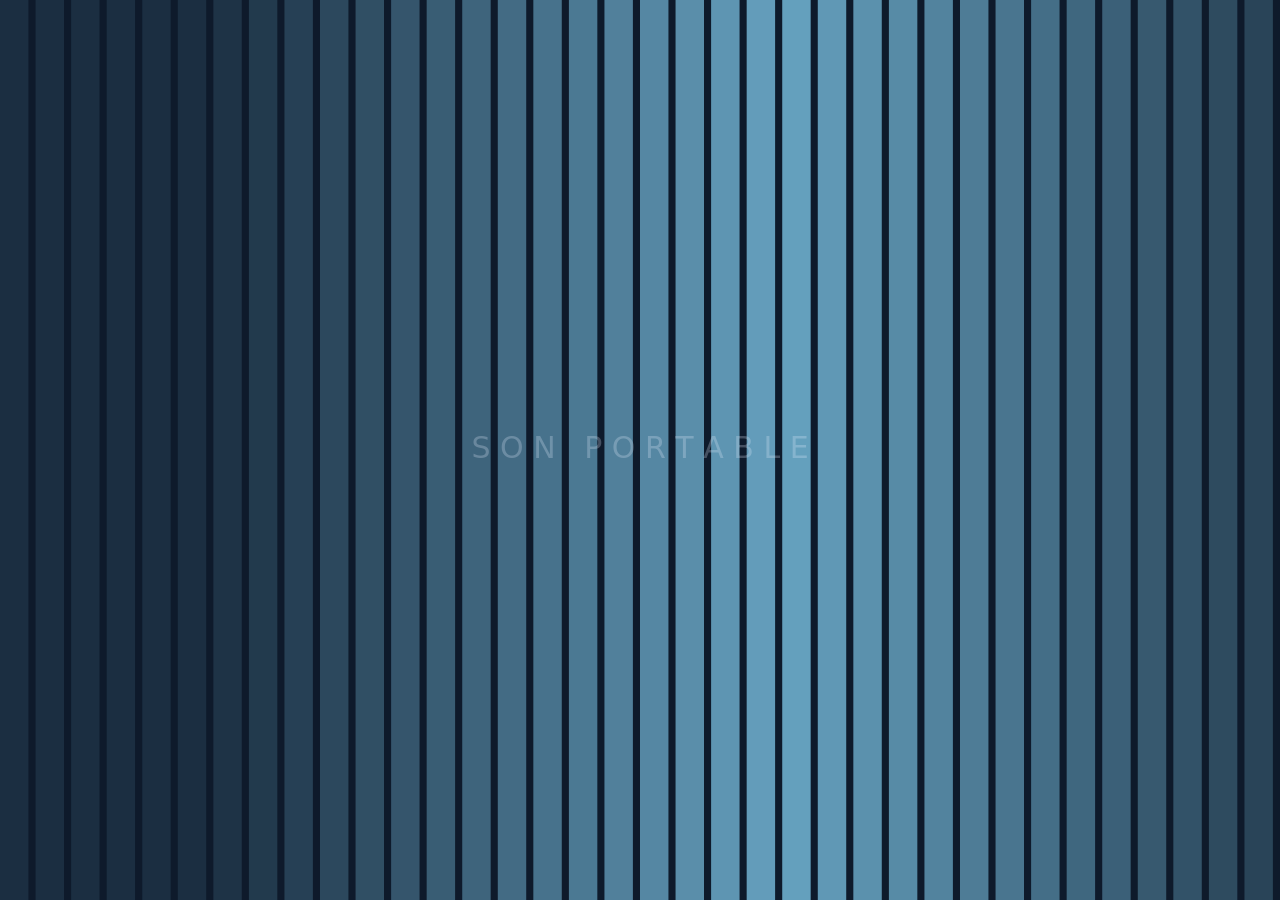
<file: consoles/sonp/index.html>
<!doctype html>
<html lang="en">
<head>
<meta charset="utf-8">
<meta name="viewport" content="width=device-width,initial-scale=1">
<title>Son Portable — Menu</title>
<link rel="stylesheet" href="../../css/console.css">
<style>
body{background:#000}
.sp-wrap{position:fixed;inset:0;z-index:2;display:grid;place-items:center}
.sp-rows{display:flex;flex-direction:column;align-items:flex-start;gap:38px;padding:0 10vw;transition:transform .35s ease}
.sp-cat{display:flex;align-items:center;gap:22px;opacity:.35;transition:opacity .25s,transform .25s}
.sp-cat.sel{opacity:1}
.sp-icon{width:66px;height:66px;display:grid;place-items:center;border:1px solid rgba(255,255,255,.35);background:linear-gradient(145deg,rgba(255,255,255,.08),rgba(255,255,255,.02));color:#e8f2ff;font-size:28px;letter-spacing:1px;border-radius:4px;box-shadow:0 0 20px rgba(100,160,255,.15) inset;position:relative}
.sp-cat.sel .sp-icon{box-shadow:0 0 40px rgba(130,190,255,.5)}
.sp-cat .ci{display:flex;flex-direction:column}
.sp-label{font-size:13px;letter-spacing:4px;color:#cfe3ff;text-transform:uppercase;opacity:0;transition:opacity .2s}
.sp-cat.sel .sp-label{opacity:1}
.sp-items{display:flex;gap:18px;margin-left:12px;opacity:0;transition:opacity .25s}
.sp-cat.sel .sp-items{opacity:1}
.sp-it{display:flex;flex-direction:column;align-items:center;gap:8px;min-width:90px;cursor:pointer;color:#bcd7f2;transition:all .18s}
.sp-it:hover,.sp-it.sel2{color:#fff;transform:translateY(-4px)}
.sp-it .iic{width:54px;height:54px;border:1px solid rgba(255,255,255,.25);display:grid;place-items:center;font-size:22px;background:linear-gradient(145deg,rgba(255,255,255,.1),rgba(255,255,255,.02));border-radius:3px}
.sp-it .inm{font-size:11px;letter-spacing:2px;text-transform:uppercase}
.sp-ps{position:fixed;bottom:34px;left:50%;transform:translateX(-50%);color:#8aa0bd;letter-spacing:3px;font-size:11px;text-transform:uppercase;z-index:3}
</style>
</head>
<body>
<canvas class="console-bg" id="bg"></canvas>

<div class="top-hud">
  <div class="left"><a href="../../" class="back-link">◂ Boot picker</a><span class="pill">Son Portable</span></div>
  <div class="right"><span class="hud-time" id="clock">--:--</span><span class="pill">BAT 92%</span></div>
</div>

<main class="sp-wrap">
  <div class="sp-rows" id="rows"></div>
</main>
<div class="sp-ps">↑ ↓ category &nbsp; · &nbsp; ← → item &nbsp; · &nbsp; enter · open &nbsp; · &nbsp; esc · back</div>

<div class="modal" id="rom"><div class="box">
  <h3>Load Portable ISO</h3>
  <p>Portable-era ISOs run via a WASM core when your device supports it. The file stays in memory.</p>
  <div class="rom-drop" id="drop">Drag a file here or click to choose</div>
  <div class="row"><button class="btn" data-x>Cancel</button><button class="btn primary" id="boot" disabled>Try to boot</button></div>
</div></div>

<script type="module">
import { audio, clock, toast, pickFile } from '../../js/shared.js';
import { playIfFresh, styles } from '../../js/bootseq.js';
clock(document.getElementById('clock'));
playIfFresh('sonp', styles.sonp);

const cats = [
  {k:'settings', ic:'⚙', nm:'Settings', items:[{ic:'🕑',nm:'Time'},{ic:'⌨',nm:'Input'},{ic:'♪',nm:'Sound'},{ic:'⎙',nm:'System'}]},
  {k:'photo',    ic:'◇', nm:'Photo',    items:[{ic:'▣',nm:'Memory'},{ic:'☁',nm:'Online'}]},
  {k:'music',    ic:'♪', nm:'Music',    items:[{ic:'▦',nm:'Library'},{ic:'⏵',nm:'Now Playing'}]},
  {k:'video',    ic:'▶', nm:'Video',    items:[{ic:'▦',nm:'Library'},{ic:'⇡',nm:'Stream'}]},
  {k:'game',     ic:'◉', nm:'Game',     items:[{ic:'⤓',nm:'Load ISO',action:'rom'},{ic:'⌂',nm:'Saves'},{ic:'↺',nm:'Resume'}]},
  {k:'network',  ic:'⟳', nm:'Network',  items:[{ic:'⇆',nm:'Wi-Fi'},{ic:'⇡',nm:'Share'}]},
];
let ci = 4, ii = 0; // start on Game
const rows = document.getElementById('rows');
function render(){
  rows.innerHTML = cats.map((c,i)=>`
    <div class="sp-cat ${i===ci?'sel':''}" data-i="${i}">
      <div class="sp-icon">${c.ic}</div>
      <div class="ci">
        <div class="sp-label">${c.nm}</div>
        <div class="sp-items">${c.items.map((it,j)=>`
          <div class="sp-it ${i===ci && j===ii?'sel2':''}" data-j="${j}">
            <div class="iic">${it.ic}</div><div class="inm">${it.nm}</div>
          </div>`).join('')}</div>
      </div>
    </div>`).join('');
  const sel = rows.children[ci];
  if(sel){
    const r = sel.getBoundingClientRect();
    const vh = innerHeight;
    rows.style.transform = `translateY(${vh/2 - r.top - r.height/2 + rows.getBoundingClientRect().top - rows.offsetTop}px)`;
  }
  // bind
  rows.querySelectorAll('.sp-cat').forEach((el,i)=>el.addEventListener('mouseenter',()=>{ ci=i; ii=0; render(); audio.hover(); }));
  rows.querySelectorAll('.sp-cat.sel .sp-it').forEach((el,j)=>{
    el.addEventListener('mouseenter',()=>{ ii=j; render(); audio.hover(); });
    el.addEventListener('click',()=>act());
  });
}
addEventListener('keydown', e=>{
  if(e.key==='ArrowDown'){ ci=(ci+1)%cats.length; ii=0; audio.tick(); render(); }
  if(e.key==='ArrowUp'){ ci=(ci-1+cats.length)%cats.length; ii=0; audio.tick(); render(); }
  if(e.key==='ArrowRight'){ ii=(ii+1)%cats[ci].items.length; audio.tick(); render(); }
  if(e.key==='ArrowLeft'){ ii=(ii-1+cats[ci].items.length)%cats[ci].items.length; audio.tick(); render(); }
  if(e.key==='Enter'){ act(); }
  if(e.key==='Escape'){ history.back(); }
});
function act(){
  audio.confirm();
  const it = cats[ci].items[ii];
  if(it.action==='rom'){ document.getElementById('rom').classList.add('on'); return; }
  toast(it.nm);
}
render();

// ROM modal
const modal = document.getElementById('rom');
const drop  = document.getElementById('drop');
const boot  = document.getElementById('boot');
let picked=null;
modal.querySelector('[data-x]').addEventListener('click', ()=>{ modal.classList.remove('on'); picked=null; boot.disabled=true; drop.textContent='Drag a file here or click to choose'; });
drop.addEventListener('click', async ()=>{ const f = await pickFile('.iso,.cso,.pbp,.chd,.zip'); if(f) use(f); });
drop.addEventListener('dragover', e=>{ e.preventDefault(); drop.classList.add('hot'); });
drop.addEventListener('dragleave', ()=>drop.classList.remove('hot'));
drop.addEventListener('drop', e=>{ e.preventDefault(); drop.classList.remove('hot'); if(e.dataTransfer.files[0]) use(e.dataTransfer.files[0]); });
function use(f){ picked=f; drop.textContent=`${f.name} · ${(f.size/1024/1024).toFixed(1)} MB`; boot.disabled=false; }
boot.addEventListener('click', ()=>{ audio.confirm(); modal.classList.remove('on'); toast(`Prepared ${picked.name} — core would mount it here`); });

// Shimmering vertical bars background
const bg = document.getElementById('bg'), cx = bg.getContext('2d');
function resize(){ bg.width=innerWidth; bg.height=innerHeight; } addEventListener('resize',resize); resize();
let t=0;
function loop(){
  t+=.016;
  cx.fillStyle='#0e1a2b'; cx.fillRect(0,0,bg.width,bg.height);
  for(let i=0;i<48;i++){
    const px = (i/48)*bg.width;
    const a = .04 + .22*Math.abs(Math.sin(t*.9 + i*.3));
    cx.fillStyle = `rgba(140,220,255,${a})`;
    cx.fillRect(px, 0, bg.width/48*.7, bg.height);
  }
  // soft horizontal glow near center
  const g = cx.createLinearGradient(0,bg.height*.45,0,bg.height*.55);
  g.addColorStop(0,'rgba(255,255,255,0)'); g.addColorStop(.5,'rgba(120,200,255,.08)'); g.addColorStop(1,'rgba(255,255,255,0)');
  cx.fillStyle=g; cx.fillRect(0,bg.height*.45,bg.width,bg.height*.1);
  requestAnimationFrame(loop);
}
loop();
</script>
</body>
</html>
</file>
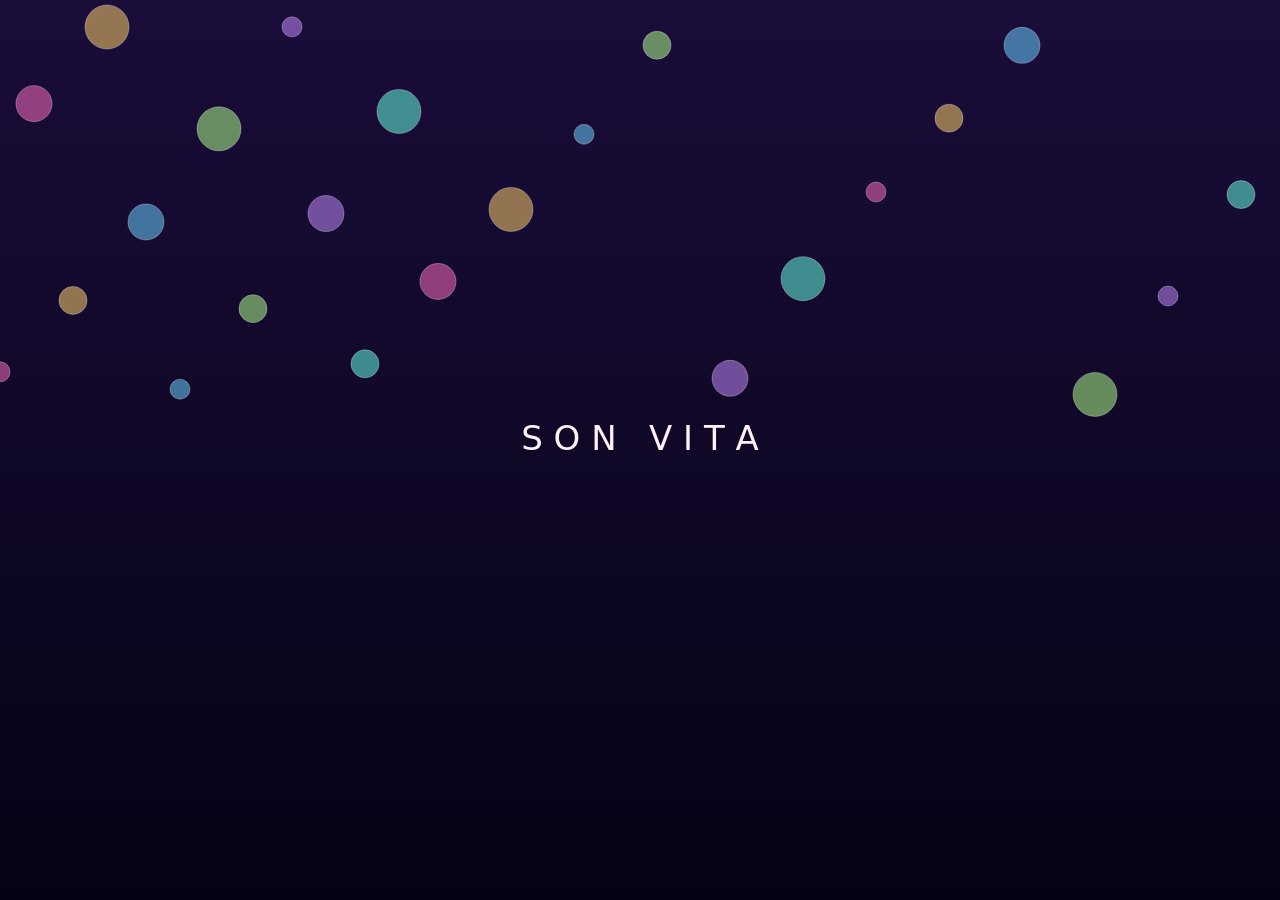
<file: consoles/sonv/index.html>
<!doctype html>
<html lang="en">
<head>
<meta charset="utf-8">
<meta name="viewport" content="width=device-width,initial-scale=1">
<title>Son Vita — Home</title>
<link rel="stylesheet" href="../../css/console.css">
<style>
body{background:#000}
.sv-wrap{position:fixed;inset:0;z-index:2;padding:80px 6vw 40px;display:grid;grid-template-rows:1fr auto;gap:20px}
.sv-pages{position:relative;height:100%}
.sv-page{position:absolute;inset:0;display:grid;grid-template-columns:repeat(4,1fr);grid-auto-rows:min-content;gap:20px;align-content:center;padding:40px 10%;opacity:0;pointer-events:none;transition:opacity .35s, transform .35s}
.sv-page.on{opacity:1;pointer-events:auto;transform:translateX(0)}
.sv-page.prev{transform:translateX(-30px)}
.sv-page.next{transform:translateX(30px)}
.sv-bub{display:flex;flex-direction:column;align-items:center;gap:10px;cursor:pointer;transition:transform .2s}
.sv-bub:hover,.sv-bub.sel{transform:scale(1.08)}
.sv-bub .b{width:84px;height:84px;border-radius:50%;background:linear-gradient(145deg,#ffd36b,#ff6c9c);display:grid;place-items:center;color:#fff;font-size:30px;box-shadow:0 10px 30px rgba(255,140,170,.35),inset 0 -6px 12px rgba(0,0,0,.15),inset 0 6px 14px rgba(255,255,255,.4);text-shadow:0 2px 4px rgba(0,0,0,.2)}
.sv-bub.c1 .b{background:linear-gradient(145deg,#6bd1ff,#2a6dff)}
.sv-bub.c2 .b{background:linear-gradient(145deg,#b0ff8b,#1fb86a)}
.sv-bub.c3 .b{background:linear-gradient(145deg,#c38bff,#5a2eb8)}
.sv-bub.c4 .b{background:linear-gradient(145deg,#ff6cc1,#b22e74)}
.sv-bub.c5 .b{background:linear-gradient(145deg,#ffd36b,#e68a00)}
.sv-bub.c6 .b{background:linear-gradient(145deg,#66ffe4,#1a9388)}
.sv-bub.c7 .b{background:linear-gradient(145deg,#9b7bff,#4b2ec8)}
.sv-bub .n{color:#efe6ff;font-size:12px;letter-spacing:1.5px}
.sv-dots{display:flex;gap:10px;justify-content:center;padding:6px}
.sv-dots span{width:8px;height:8px;border-radius:50%;background:rgba(255,255,255,.25);cursor:pointer}
.sv-dots span.on{background:#fff}
.sv-footer{text-align:center;color:#c9b9ea;font-size:11px;letter-spacing:3px;text-transform:uppercase}
</style>
</head>
<body>
<canvas class="console-bg" id="bg"></canvas>

<div class="top-hud">
  <div class="left"><a href="../../" class="back-link">◂ Boot picker</a><span class="pill">Son Vita</span></div>
  <div class="right"><span class="hud-time" id="clock">--:--</span><span class="pill">WI-FI</span><span class="pill">BAT 88%</span></div>
</div>

<main class="sv-wrap">
  <div class="sv-pages" id="pages"></div>
  <div>
    <div class="sv-dots" id="dots"></div>
    <div class="sv-footer">tap a bubble &nbsp;·&nbsp; ← → pages &nbsp;·&nbsp; esc · back</div>
  </div>
</main>

<div class="modal" id="rom"><div class="box">
  <h3>Install Card Dump</h3>
  <p>Vita-era emulation is <b>not viable in a browser</b>. The shell lets you register your file so the UI can show it.</p>
  <div class="rom-drop" id="drop">Drag a file here or click to choose</div>
  <div class="row"><button class="btn" data-x>Cancel</button><button class="btn primary" id="boot" disabled>Install</button></div>
</div></div>

<script type="module">
import { audio, clock, toast, pickFile } from '../../js/shared.js';
import { playIfFresh, styles } from '../../js/bootseq.js';
clock(document.getElementById('clock'));
playIfFresh('sonv', styles.sonv);

const PAGES = [
  [
    {n:'Settings', ic:'⚙', c:'c1'},
    {n:'Browser',  ic:'🌐', c:'c2'},
    {n:'Email',    ic:'✉', c:'c3'},
    {n:'Store',    ic:'▦', c:'c4'},
    {n:'Friends',  ic:'✶', c:'c5'},
    {n:'Messages', ic:'✉', c:'c6'},
    {n:'Photos',   ic:'◇', c:'c7'},
    {n:'Music',    ic:'♪', c:'c1'}
  ],
  [
    {n:'Videos',   ic:'▶', c:'c2'},
    {n:'Maps',     ic:'◎', c:'c3'},
    {n:'Calendar', ic:'▦', c:'c4'},
    {n:'Notes',    ic:'✎', c:'c5'},
    {n:'Weather',  ic:'☀', c:'c6'},
    {n:'Calc',     ic:'=', c:'c7'},
    {n:'Load Card',ic:'⤓', c:'c1', action:'rom'},
    {n:'About',    ic:'ⓘ', c:'c2'}
  ]
];
let pg = 0;
const pagesEl = document.getElementById('pages');
const dotsEl  = document.getElementById('dots');
function render(){
  pagesEl.innerHTML = PAGES.map((p,i)=>`
    <div class="sv-page ${i===pg?'on':i<pg?'prev':'next'}" data-i="${i}">
      ${p.map((b,j)=>`<div class="sv-bub ${b.c}" data-p="${i}" data-j="${j}"><div class="b">${b.ic}</div><div class="n">${b.n}</div></div>`).join('')}
    </div>`).join('');
  dotsEl.innerHTML = PAGES.map((_,i)=>`<span class="${i===pg?'on':''}" data-i="${i}"></span>`).join('');
  pagesEl.querySelectorAll('.sv-bub').forEach(el=>{
    el.addEventListener('mouseenter',()=>audio.hover());
    el.addEventListener('click',()=>{
      audio.confirm();
      const b = PAGES[+el.dataset.p][+el.dataset.j];
      if(b.action==='rom') document.getElementById('rom').classList.add('on');
      else toast(b.n);
    });
  });
  dotsEl.querySelectorAll('span').forEach(s=>s.addEventListener('click',()=>{ pg=+s.dataset.i; audio.tick(); render(); }));
}
addEventListener('keydown', e=>{
  if(e.key==='ArrowRight'){ pg=(pg+1)%PAGES.length; audio.tick(); render(); }
  if(e.key==='ArrowLeft'){ pg=(pg-1+PAGES.length)%PAGES.length; audio.tick(); render(); }
  if(e.key==='Escape'){ audio.back(); history.back(); }
});
// touch swipe
let tx=0;
addEventListener('pointerdown', e=>tx=e.clientX);
addEventListener('pointerup',   e=>{ const dx=e.clientX-tx; if(Math.abs(dx)>50){ pg=(pg+(dx<0?1:-1)+PAGES.length)%PAGES.length; audio.tick(); render(); }});

render();

// ROM modal
const modal = document.getElementById('rom');
const drop  = document.getElementById('drop');
const boot  = document.getElementById('boot');
let picked=null;
modal.querySelector('[data-x]').addEventListener('click', ()=>{ modal.classList.remove('on'); picked=null; boot.disabled=true; drop.textContent='Drag a file here or click to choose'; });
drop.addEventListener('click', async ()=>{ const f = await pickFile('.vpk,.iso,.bin,.zip'); if(f) use(f); });
drop.addEventListener('dragover', e=>{ e.preventDefault(); drop.classList.add('hot'); });
drop.addEventListener('dragleave', ()=>drop.classList.remove('hot'));
drop.addEventListener('drop', e=>{ e.preventDefault(); drop.classList.remove('hot'); if(e.dataTransfer.files[0]) use(e.dataTransfer.files[0]); });
function use(f){ picked=f; drop.textContent=`${f.name} · ${(f.size/1024/1024).toFixed(1)} MB`; boot.disabled=false; }
boot.addEventListener('click', ()=>{ audio.confirm(); modal.classList.remove('on'); toast(`Registered ${picked.name} · UI shell only`); });

// Dreamy aurora background
const bg = document.getElementById('bg'), c = bg.getContext('2d');
function resize(){ bg.width=innerWidth; bg.height=innerHeight; } addEventListener('resize',resize); resize();
let t=0;
function loop(){
  t+=.006;
  const g = c.createLinearGradient(0,0,0,bg.height);
  g.addColorStop(0,'#1a0d3a'); g.addColorStop(1,'#060214'); c.fillStyle=g; c.fillRect(0,0,bg.width,bg.height);
  for(let i=0;i<4;i++){
    const gx = bg.width*(.3 + .2*Math.sin(t+i*1.2));
    const gy = bg.height*(.4 + .2*Math.cos(t*.8+i*1.5));
    const rr = Math.max(bg.width,bg.height)*.4;
    const rg = c.createRadialGradient(gx,gy,0,gx,gy,rr);
    const hue = [290,210,330,180][i];
    rg.addColorStop(0, `hsla(${hue},80%,65%,.18)`); rg.addColorStop(1,'transparent');
    c.fillStyle=rg; c.fillRect(0,0,bg.width,bg.height);
  }
  for(let i=0;i<80;i++){
    const px = (i*73 + t*20)%bg.width;
    const py = ((i*131 - t*10)%bg.height + bg.height)%bg.height;
    c.fillStyle = `rgba(255,220,255,${.2 + .4*Math.abs(Math.sin(t+i))})`;
    c.beginPath(); c.arc(px,py,.8,0,Math.PI*2); c.fill();
  }
  requestAnimationFrame(loop);
}
loop();
</script>
</body>
</html>
</file>
<file: css/console.css>
/* Shared console chrome. Each console inlines only what it needs when exported. */
:root{
  --bg:#05070d; --ink:#e8f2ff; --dim:#8aa0bd; --accent:#5fd4ff; --accent2:#9b7bff;
  --warn:#ffb86b; --bad:#ff6b9c; --good:#7dffaf; --line:rgba(255,255,255,.08);
}
*{box-sizing:border-box}
html,body{margin:0;height:100%;background:var(--bg);color:var(--ink);font:400 15px/1.4 "SF Pro Display",system-ui,-apple-system,"Segoe UI",Roboto,sans-serif;overflow:hidden;-webkit-font-smoothing:antialiased}
button{font:inherit;color:inherit;background:transparent;border:0;cursor:pointer}
.console-bg{position:fixed;inset:0;z-index:0}
.console-shell{position:fixed;inset:0;z-index:2;display:flex;flex-direction:column}
.top-hud{display:flex;justify-content:space-between;align-items:center;padding:14px 22px;font-size:12px;letter-spacing:.6px;color:var(--dim);z-index:3}
.top-hud .left{display:flex;gap:14px;align-items:center}
.top-hud .right{display:flex;gap:14px;align-items:center}
.hud-time{font-variant-numeric:tabular-nums;color:var(--ink)}
.back-link{color:var(--dim);text-decoration:none;display:inline-flex;align-items:center;gap:6px;padding:4px 10px;border-radius:999px;border:1px solid var(--line);transition:all .2s}
.back-link:hover{color:var(--ink);background:rgba(255,255,255,.05)}
.hud-bar{display:flex;gap:8px;align-items:center}
.pill{padding:3px 10px;border-radius:999px;background:rgba(255,255,255,.04);border:1px solid var(--line);font-size:11px;letter-spacing:.4px}
.toast{position:fixed;left:50%;bottom:30px;transform:translateX(-50%);padding:10px 16px;border-radius:999px;background:rgba(10,16,32,.9);border:1px solid var(--line);backdrop-filter:blur(10px);color:var(--ink);font-size:13px;z-index:20;opacity:0;pointer-events:none;transition:opacity .25s}
.toast.on{opacity:1}
.modal{position:fixed;inset:0;z-index:30;background:rgba(0,0,0,.6);backdrop-filter:blur(6px);display:none;align-items:center;justify-content:center;padding:20px}
.modal.on{display:flex}
.modal .box{max-width:520px;width:100%;background:linear-gradient(180deg,#0e1526,#121c33);border:1px solid var(--line);border-radius:18px;padding:22px}
.modal h3{margin:0 0 6px;letter-spacing:.5px}
.modal p{color:var(--dim);margin:6px 0 16px}
.modal .row{display:flex;gap:10px;justify-content:flex-end;margin-top:10px}
.btn{padding:10px 16px;border-radius:10px;border:1px solid var(--line);background:rgba(255,255,255,.04);cursor:pointer;font-weight:600;letter-spacing:.3px}
.btn.primary{background:linear-gradient(135deg,var(--accent),var(--accent2));color:#02101a;border:0}
.btn:hover{filter:brightness(1.1)}
.rom-drop{border:1px dashed var(--line);border-radius:12px;padding:20px;text-align:center;color:var(--dim);margin:8px 0}
.rom-drop.hot{background:rgba(95,212,255,.06);color:var(--ink);border-color:var(--accent)}
.badge{display:inline-flex;align-items:center;gap:6px;font-size:11px;padding:3px 8px;border-radius:999px;background:rgba(255,255,255,.07);border:1px solid var(--line);color:var(--dim)}
.badge.good{color:var(--good);border-color:rgba(125,255,175,.3)}
.badge.warn{color:var(--warn);border-color:rgba(255,184,107,.3)}
.badge.bad{color:var(--bad);border-color:rgba(255,107,156,.3)}
@media (prefers-reduced-motion:reduce){*{transition:none !important;animation:none !important}}
</file>
